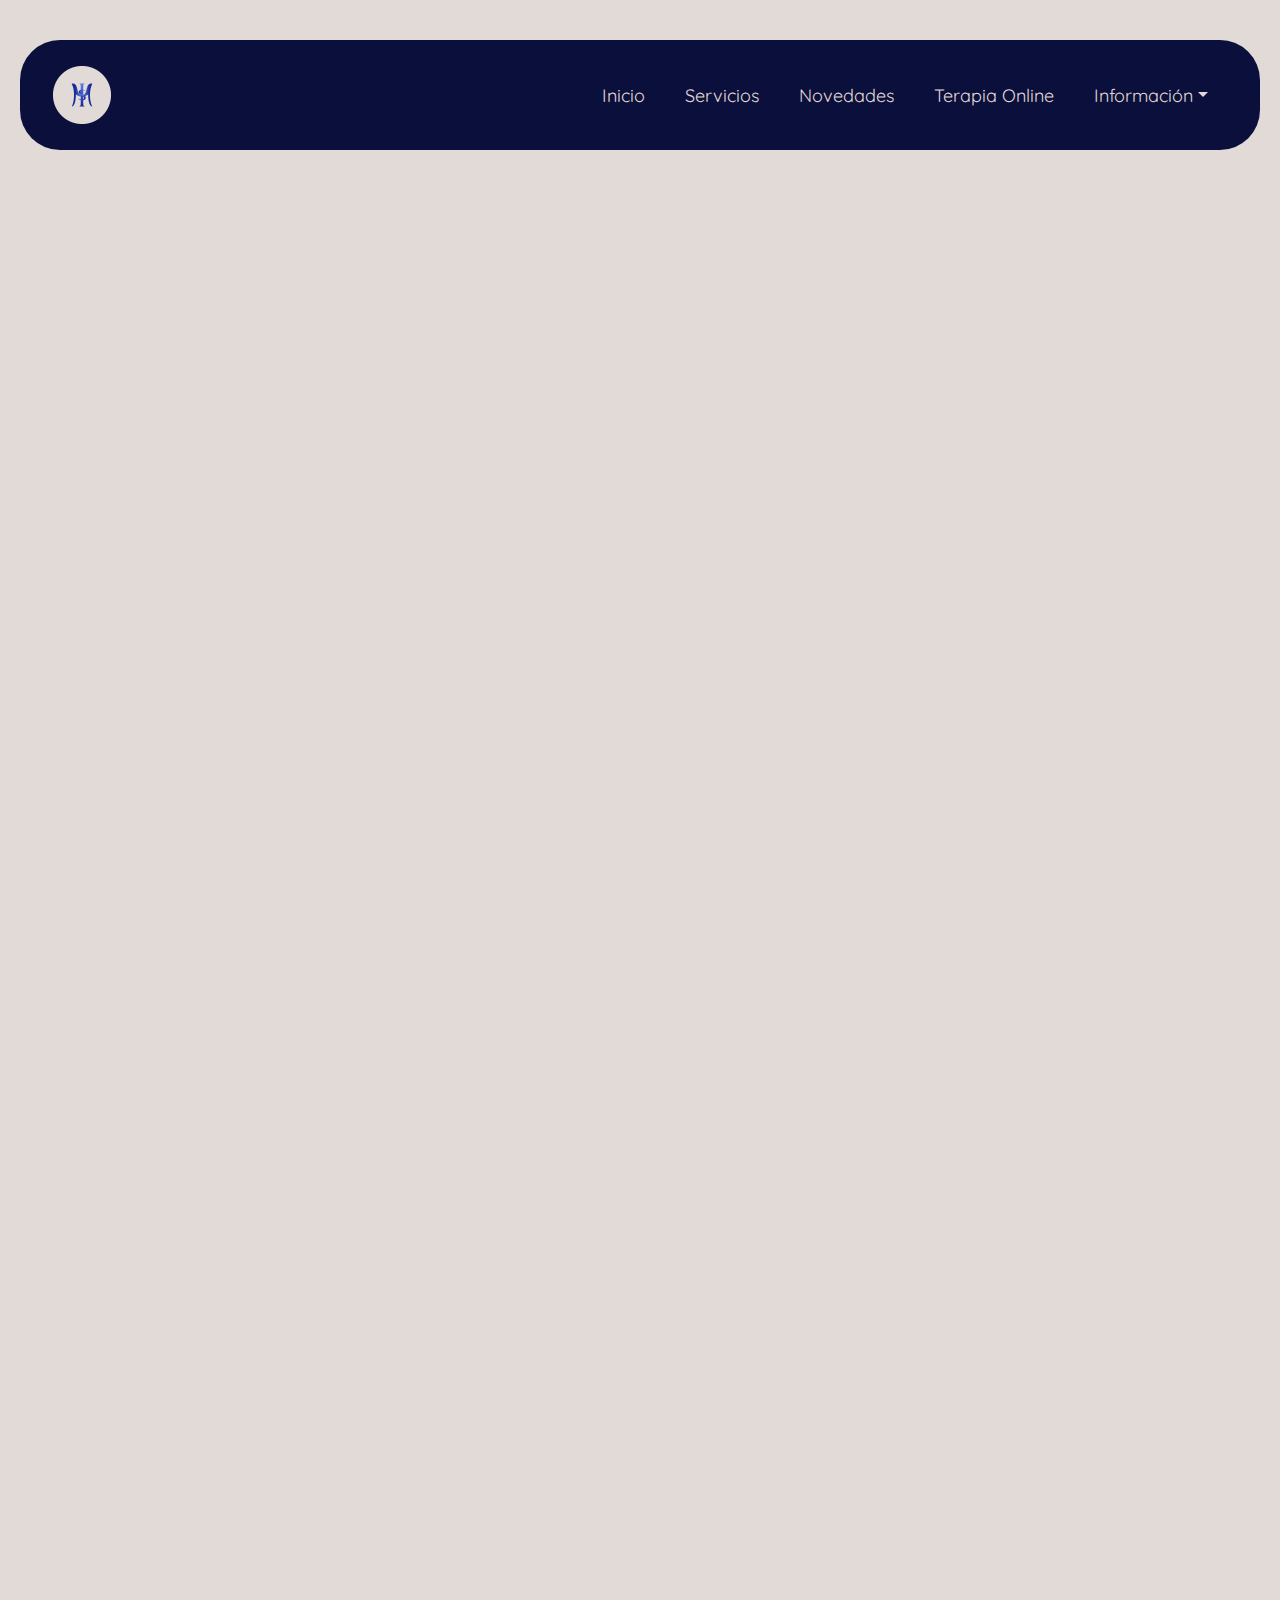
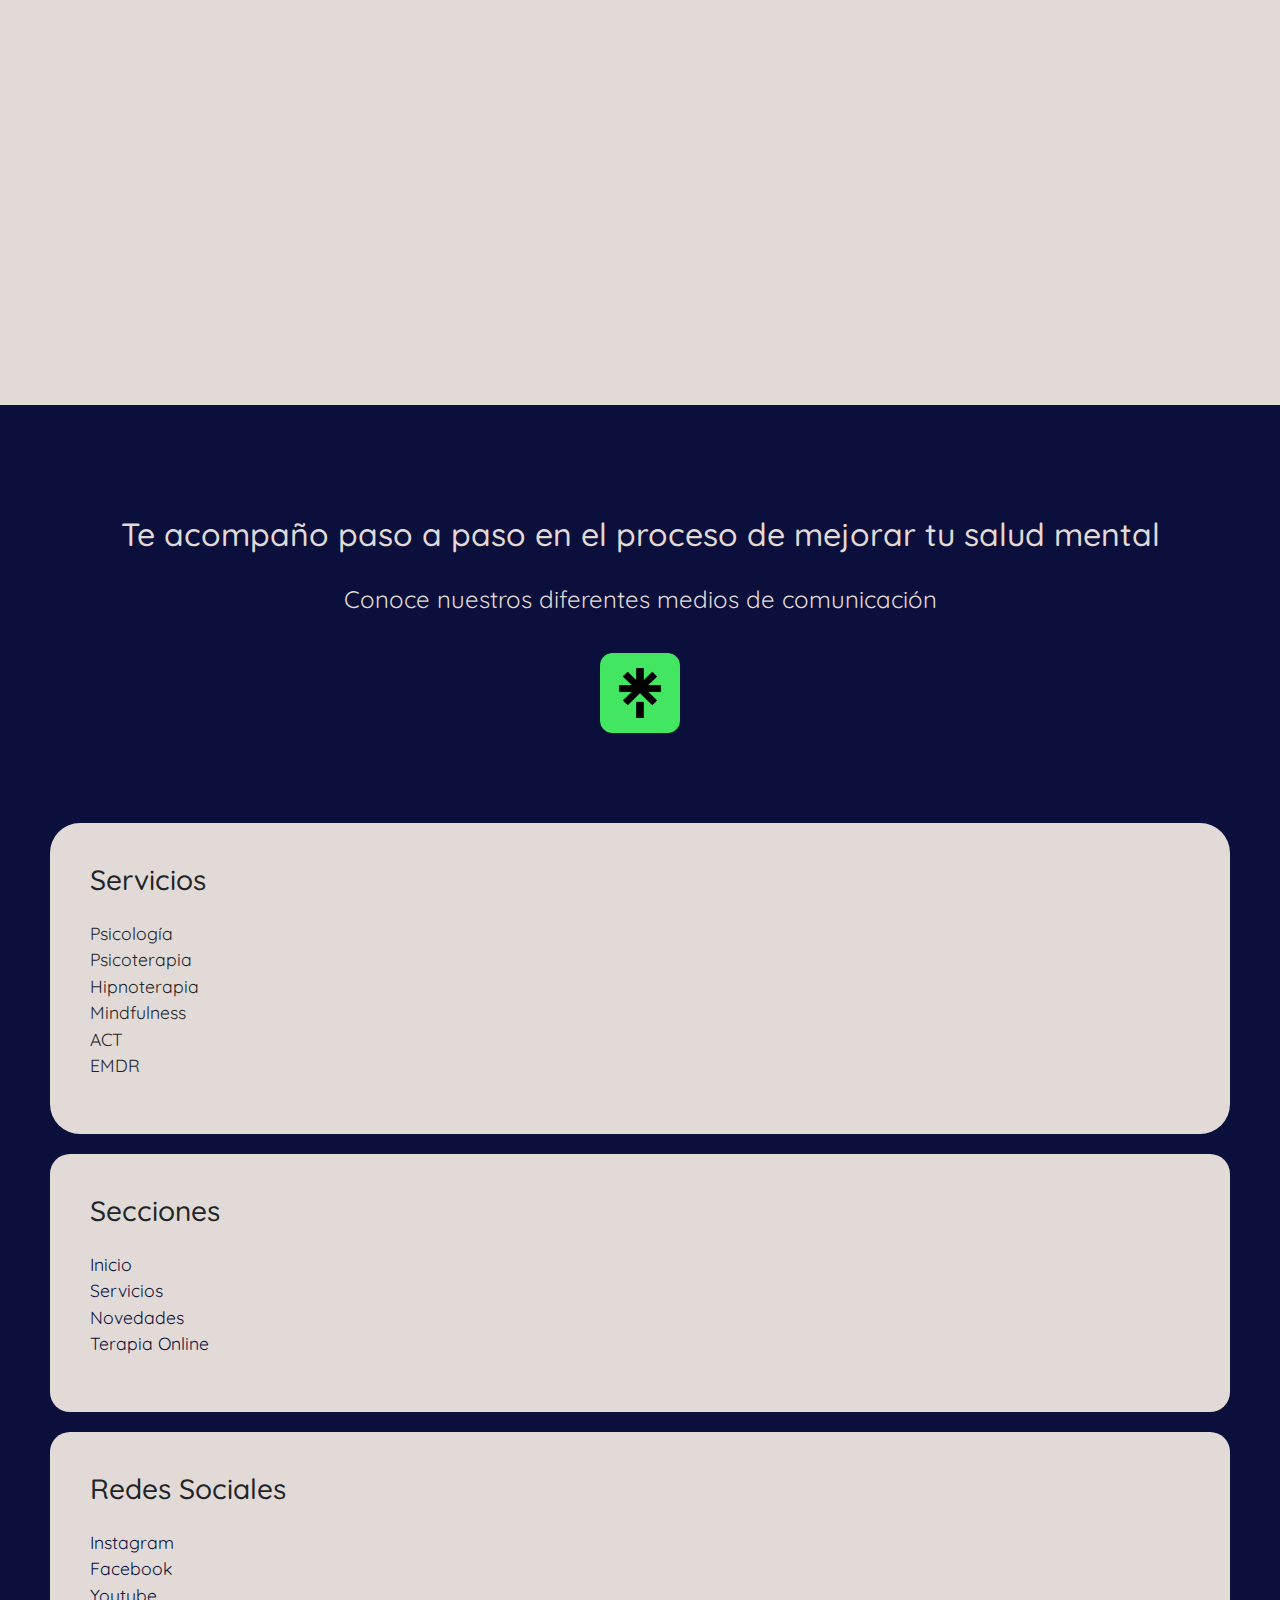
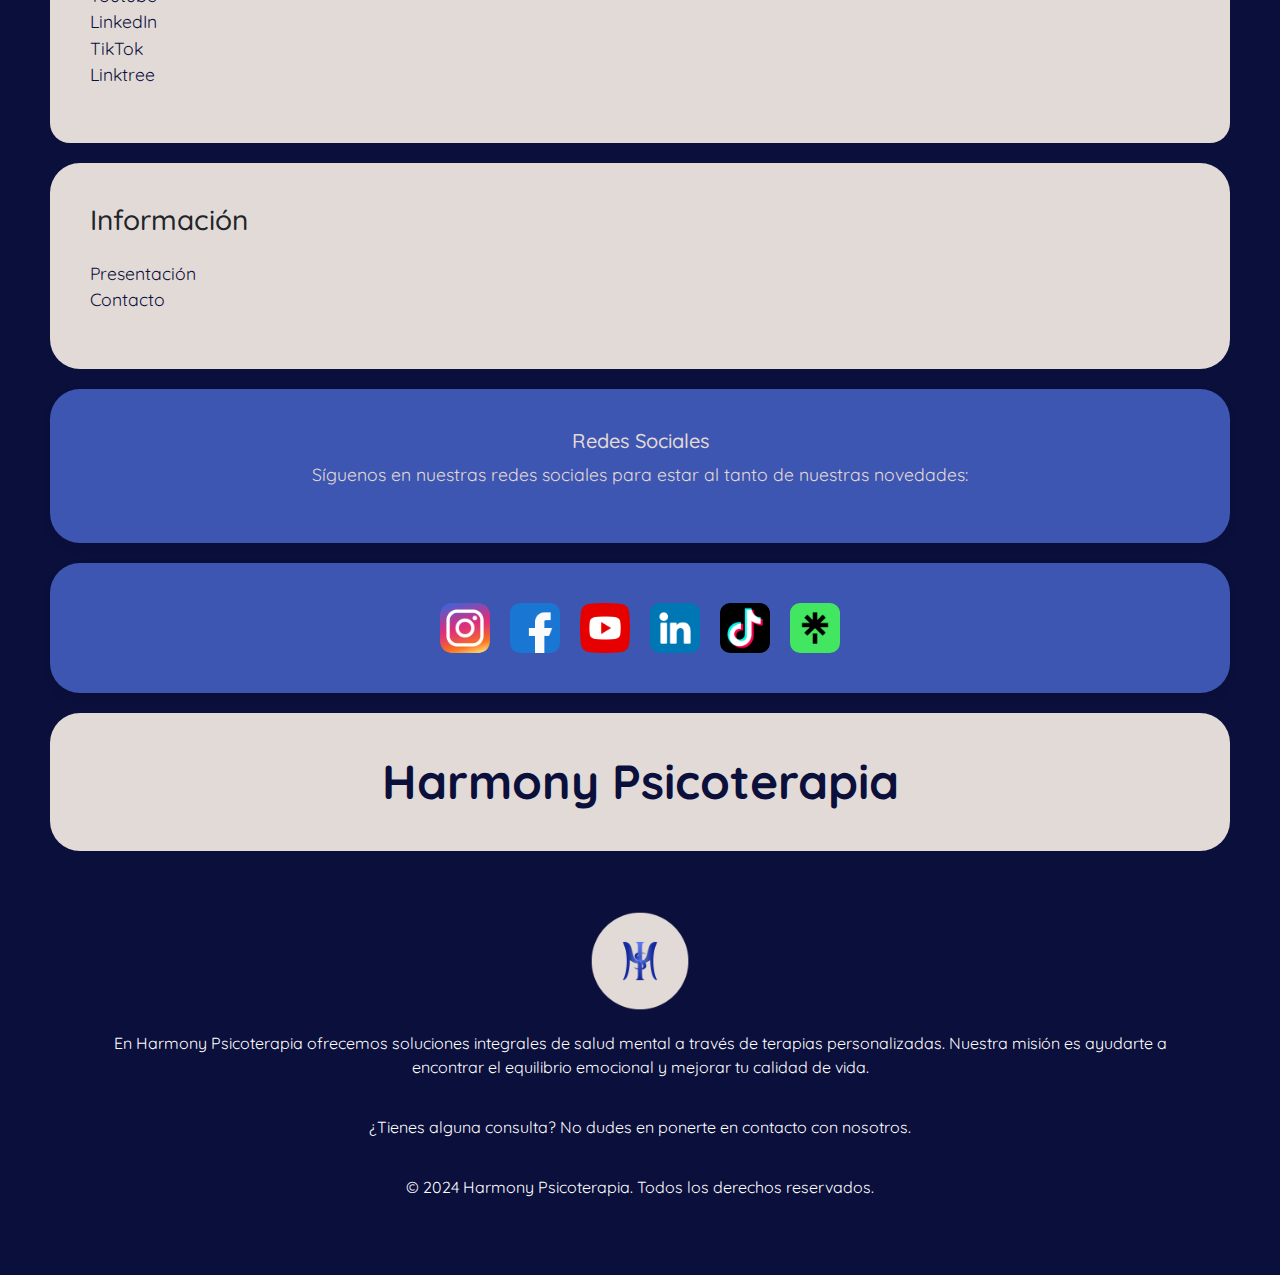
<file: pages/contact.html>
<!DOCTYPE html>
<html lang="en">
<head>
    <meta charset="UTF-8">
    <meta name="viewport" content="width=device-width, initial-scale=1.0">
    <meta name="description" content="Clínica Harmony ofrece servicios de psicoterapia e hipnoterapia para tratar ansiedad, depresión y otros problemas emocionales en Arequipa.">
    <meta name="keywords" content="Psicoterapia, Hipnoterapia, Ansiedad, Depresión, Terapia, Clínica de salud mental">
    <link rel="apple-touch-icon" sizes="180x180" href="../icon/apple-touch-icon.png">
    <link rel="icon" type="image/png" sizes="32x32" href="../icon/favicon-32x32.png">
    <link rel="icon" type="image/png" sizes="16x16" href="../icon/favicon-16x16.png">
    <link rel="manifest" href="../icon/site.webmanifest">
    <link rel="preconnect" href="https://fonts.googleapis.com">
    <link rel="preconnect" href="https://fonts.gstatic.com" crossorigin>
    <link href="https://fonts.googleapis.com/css2?family=Raleway:ital,wght@0,100..900;1,100..900&display=swap" rel="stylesheet">
    <link href="https://fonts.googleapis.com/css2?family=Quicksand:wght@300..700&display=swap" rel="stylesheet">
    <title>Contacto - Harmony Psicoterapia</title>
    <link href="https://cdn.jsdelivr.net/npm/bootstrap@5.3.3/dist/css/bootstrap.min.css" rel="stylesheet" integrity="sha384-QWTKZyjpPEjISv5WaRU9OFeRpok6YctnYmDr5pNlyT2bRjXh0JMhjY6hW+ALEwIH" crossorigin="anonymous">
    <link rel="stylesheet" href="../css/styles.css">
</head>
<body>
    <header>
        <nav class="navbar navbar-expand-lg">
            <div class="container-fluid">
                <a class="navbar-brand" href="../index.html">
                    <img class="logo" src="../img/fondo logo t.png" alt="Harmony clínica logo">
                </a>
                <button class="navbar-toggler" type="button" data-bs-toggle="collapse" data-bs-target="#navbarSupportedContent" aria-controls="navbarSupportedContent" aria-expanded="false" aria-label="Toggle navigation">
                    <span class="navbar-toggler-icon"></span>
                </button>
                <div class="collapse navbar-collapse" id="navbarSupportedContent">
                    <ul class="navbar-nav ms-auto mb-2 mb-lg-0 text-center">
                        <li class="nav-item">
                            <a class="nav-link" id="inicio" href="../index.html">Inicio</a>
                        </li> 
                        <li class="nav-item">
                            <a class="nav-link" href="./servi.html">Servicios</a>
                        </li>
                        <li class="nav-item">
                            <a class="nav-link" href="./nov.html">Novedades</a>
                        </li>
                        <li class="nav-item">
                            <a class="nav-link" href="./teraon.html">Terapia Online</a>
                        </li>
                        <li class="nav-item dropdown">
                            <a class="nav-link dropdown-toggle info" href="#" role="button" data-bs-toggle="dropdown" aria-expanded="false">Información</a>
                            <ul class="dropdown-menu">
                                <li><a class="dropdown-item" href="./presen.html">Presentación</a></li>
                                <li><a class="dropdown-item" href="./contact.html">Contacto</a></li>
                            </ul>
                        </li>
                    </ul>
                </div>
            </div>
        </nav>
    </header>

    <main class="framemai">
        <div>
            <iframe src="https://docs.google.com/forms/d/e/1FAIpQLSfbjoQDt_D-vPH0iJoRnLYavKBrpKG_yip20kt04yPtT_60-w/viewform?embedded=true" 
            title="Formulario de cita en Harmony Psicoterapia">Loading…</iframe>
        </div>
    </main>    

    <footer>
        <div class="contenedorf">
            <div class="fop1">
                <h2 class="textfinal">
                    Te acompaño paso a paso en el proceso de mejorar tu salud mental
                </h2>
                <p>
                    Conoce nuestros diferentes medios de comunicación
                </p>
                <a href="https://linktr.ee/harmonypsicoterapia" target="_blank"><img src="../img/image.png" width="80px" alt=""></a>
            </div>
            <div class="fop2">
                <h3>
                    Servicios
                </h3>
                <ul>
                    <li>Psicología</li>
                    <li>Psicoterapia</li>
                    <li>Hipnoterapia</li>
                    <li>Mindfulness</li>
                    <li>ACT</li>
                    <li>EMDR</li>
                </ul>
            </div>
            <div class="fop3">
                <h3>
                    Secciones
                </h3>
                <ul>
                    <li><a href="../index.html">Inicio</a></li>
                    <li><a href="./servi.html">Servicios</a></li>
                    <li><a href="./nov.html">Novedades</a></li>
                    <li><a href="./teraon.html">Terapia Online</a></li>
                </ul>
            </div>
            <div class="fop4">
                <h3>
                    Redes Sociales
                </h3>
                <ul>
                    <li><a href="https://www.instagram.com/harmonypsicoterapia/" target="_blank">Instagram</a></li>
                    <li><a href="https://www.facebook.com/people/Harmony-Psicoterapia/61565618699899/" target="_blank">Facebook</a></li>
                    <li><a href="https://www.youtube.com/@HarmonyPsicoterapia" target="_blank">Youtube</a></li>
                    <li><a href="https://www.linkedin.com/in/harmony-psicoterapia-384292328/" target="_blank">LinkedIn</a></li>
                    <li><a href="https://www.tiktok.com/@harmonypsicoterapia" target="_blank">TikTok</a></li>
                    <li><a href="https://linktr.ee/harmonypsicoterapia" target="_blank">Linktree</a></li>
                </ul>
            </div>
            <div class="fop5">
                <h3>
                    Información
                </h3>
                <ul>
                    <li><a href="./presen.html">Presentación</a></li>
                    <li><a href="./contact.html">Contacto</a></li>
                </ul>
            </div>
            <div class="fop6">
                <h5>Redes Sociales</h5>
                <p>Síguenos en nuestras redes sociales para estar al tanto de nuestras novedades:</p>
            </div>
            <div class="fop7">
                <div class="redes-iconos">
                    <a href="https://www.instagram.com/harmonypsicoterapia/" target="_blank">
                        <img src="../img/Instagram_icon.png.png" alt="Instagram">
                    </a>
                    <a href="https://www.facebook.com/people/Harmony-Psicoterapia/61565618699899/" target="_blank">
                        <img src="../img/Facebook-logo-blue-circle-large-transparent-png.png" alt="Facebook">
                    </a>
                    <a href="https://www.youtube.com/@HarmonyPsicoterapia" target="_blank">
                        <img src="../img/youtube.png" alt="YouTube">
                    </a>
                    <a href="https://www.linkedin.com/in/harmony-psicoterapia-384292328/" target="_blank">
                        <img src="../img/linkedin.png" alt="LinkedIn">
                    </a>
                    <a href="https://www.tiktok.com/@harmonypsicoterapia" target="_blank">
                        <img src="../img/pngwing.com.png" alt="TikTok">
                    </a>
                    <a href="https://linktr.ee/harmonypsicoterapia" target="_blank">
                        <img src="../img/image.png" alt="Linktree">
                    </a>
                </div>
            </div>
            
            <div class="fop8">
                <h2>
                    Harmony Psicoterapia
                </h2>
            </div>
            <div class="fop9">
                <a href="../index.html"><img src="../img/fondo logo t.png" width="100px" alt="Logo Harmony"></a>
            
                <p>
                    En Harmony Psicoterapia ofrecemos soluciones integrales de salud mental a través de terapias personalizadas. Nuestra misión es ayudarte a encontrar el equilibrio emocional y mejorar tu calidad de vida.
                </p>
                <p>
                    ¿Tienes alguna consulta? No dudes en ponerte en contacto con nosotros.
                </p>
                <p>
                    © 2024 Harmony Psicoterapia. Todos los derechos reservados.
                </p>
            </div>
    </footer>
    <script src="https://cdn.jsdelivr.net/npm/bootstrap@5.3.3/dist/js/bootstrap.bundle.min.js" integrity="sha384-YvpcrYf0tY3lHB60NNkmXc5s9fDVZLESaAA55NDzOxhy9GkcIdslK1eN7N6jIeHz" crossorigin="anonymous"></script>
</body>
</html>
</file>
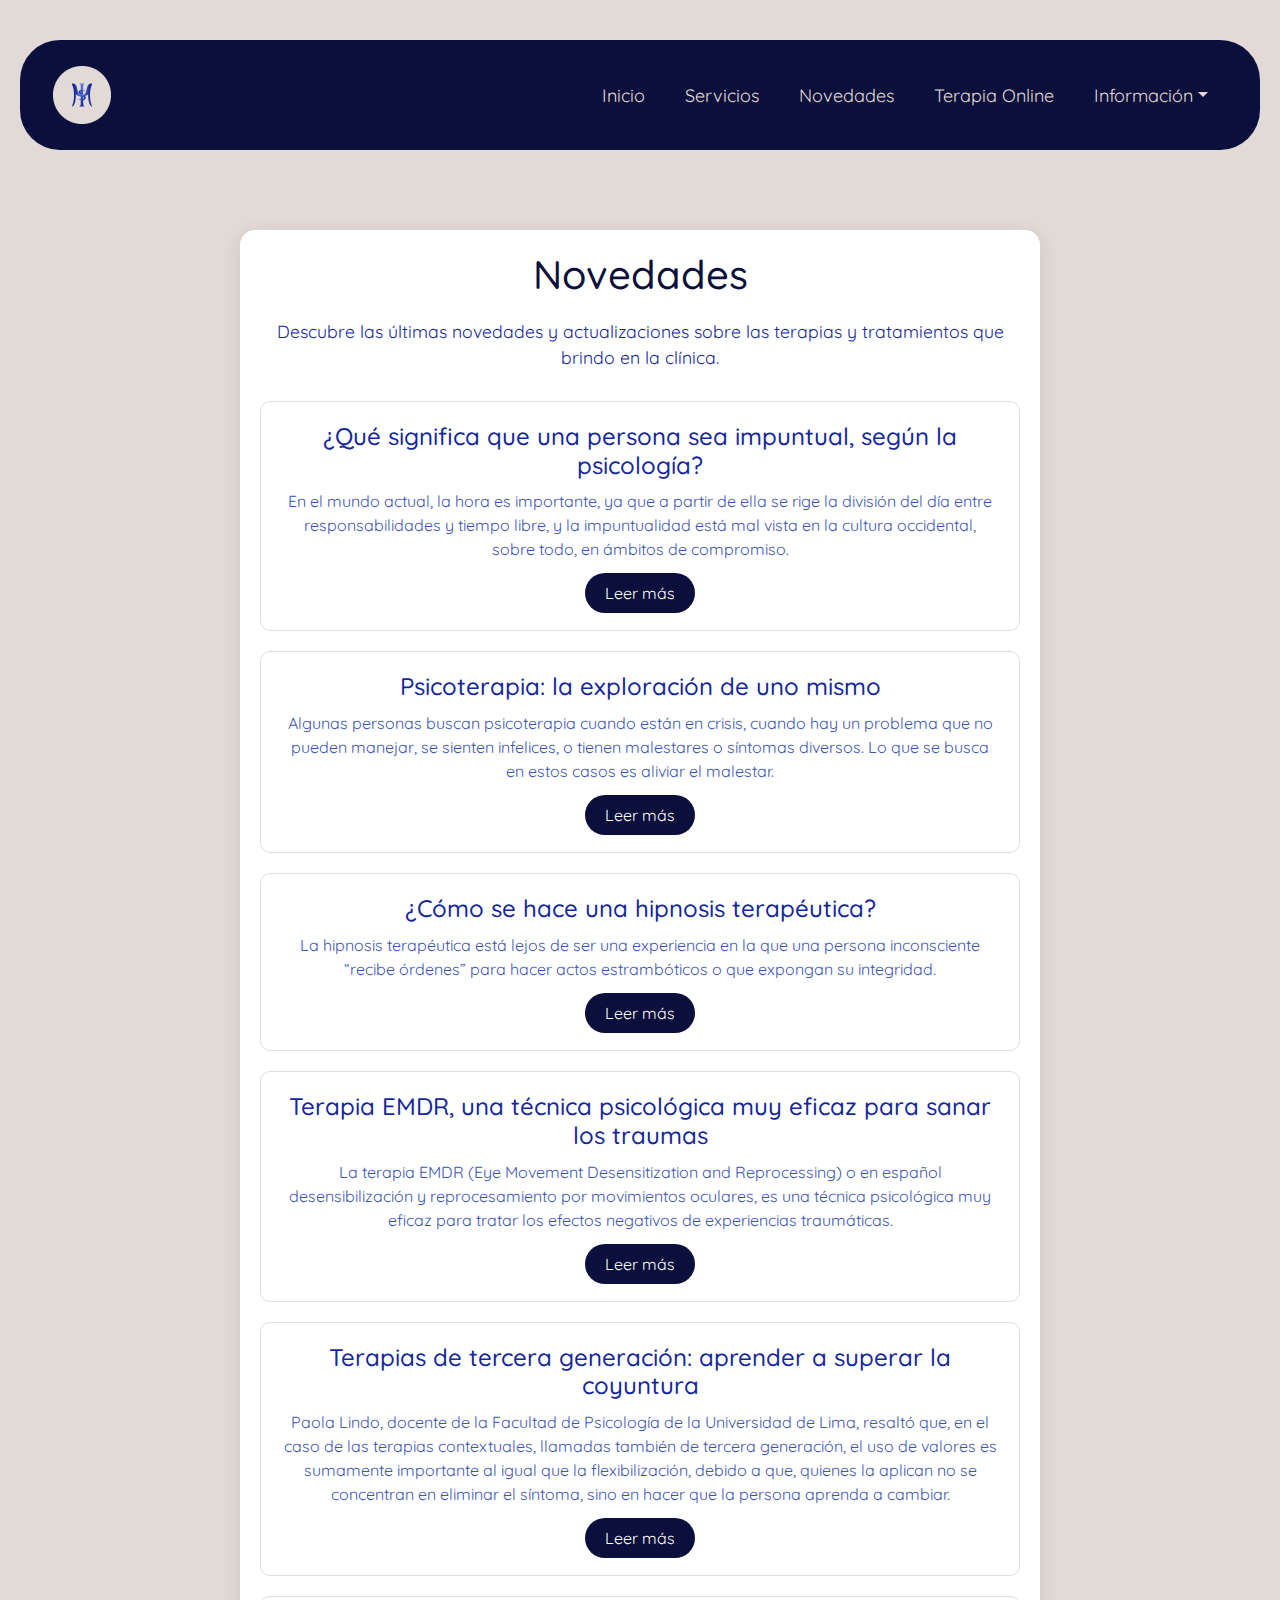
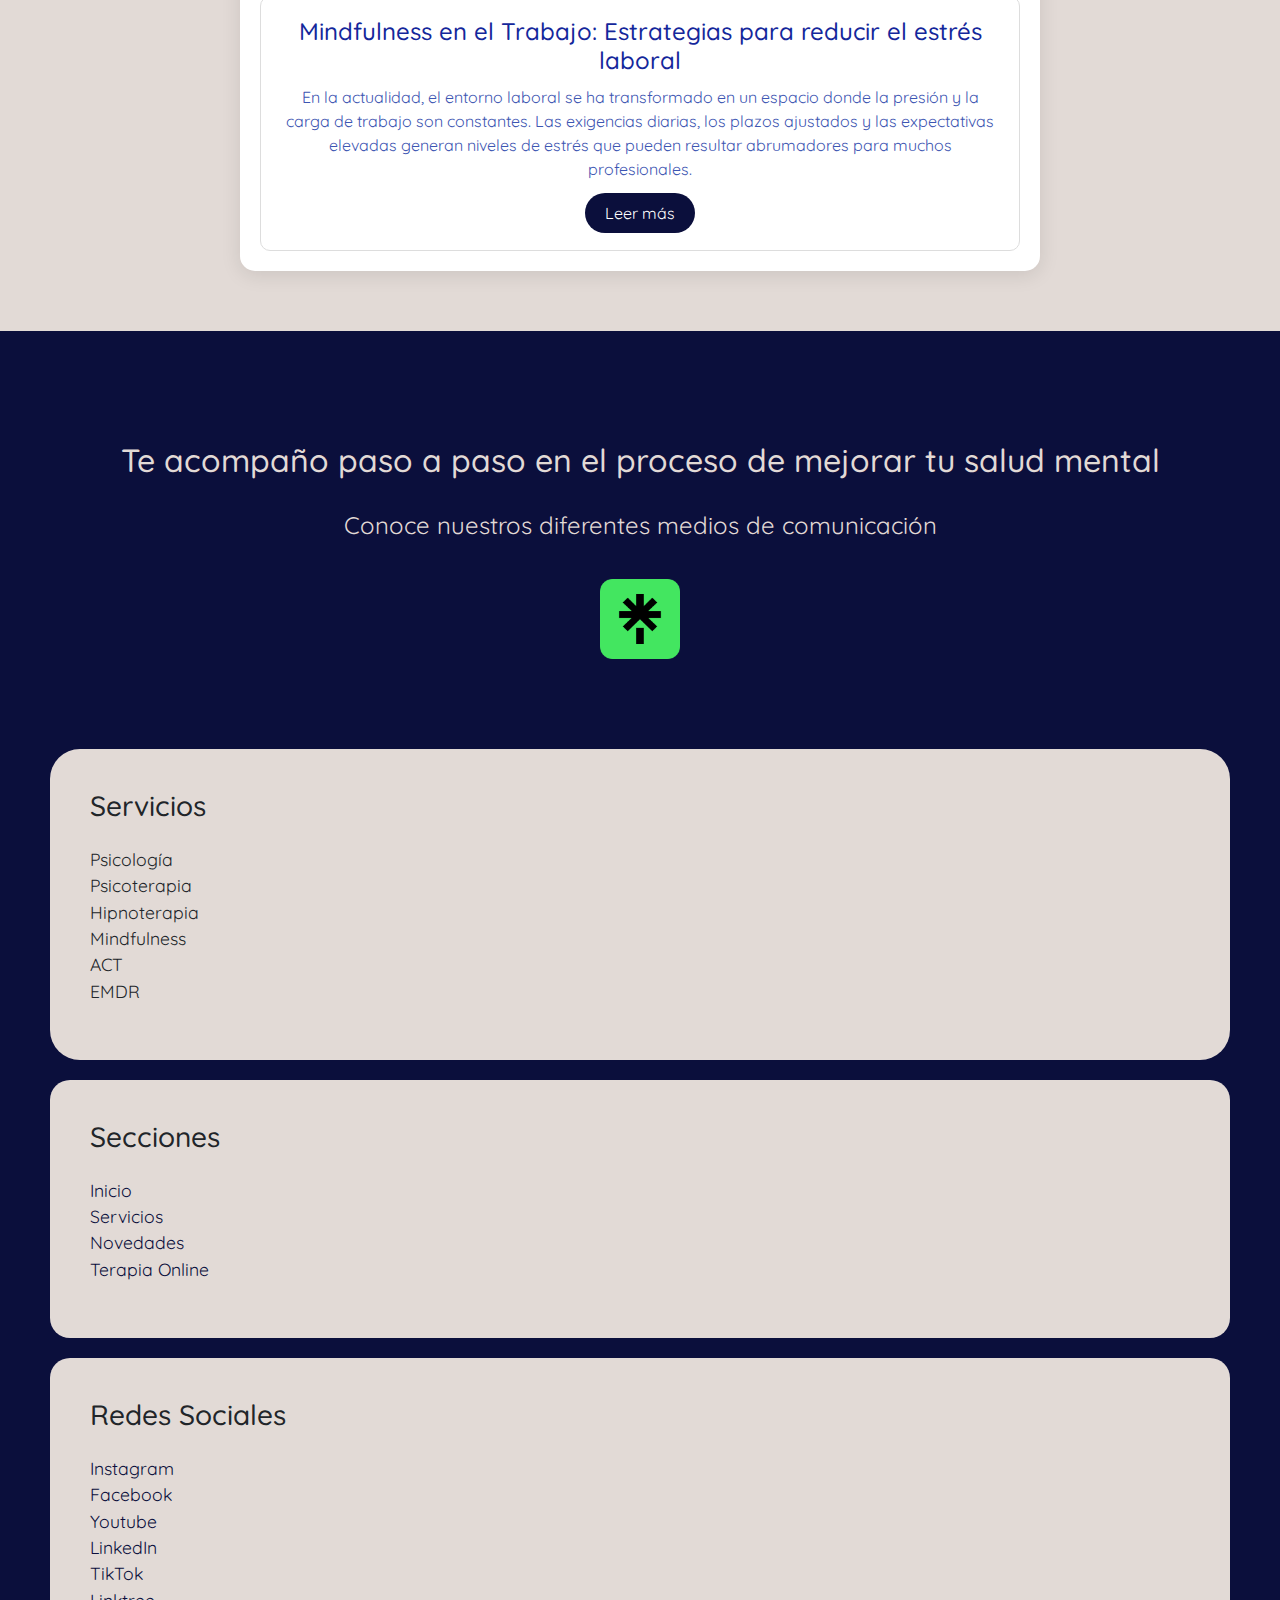
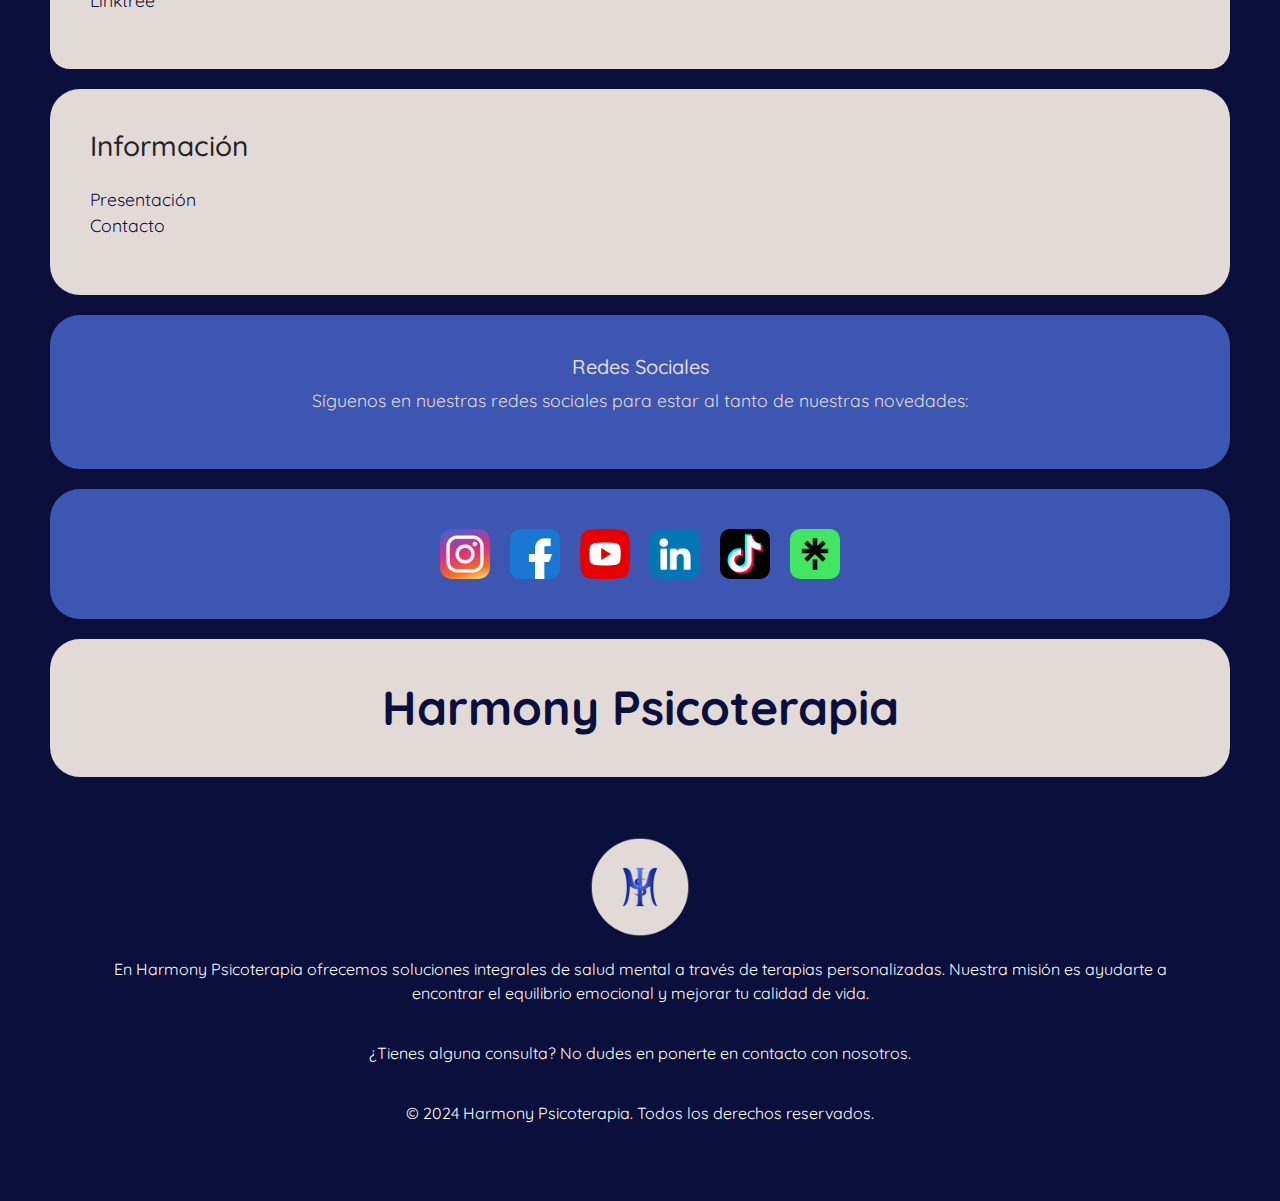
<file: pages/nov.html>
<!DOCTYPE html>
<html lang="en">
<head>
    <meta charset="UTF-8">
    <meta name="viewport" content="width=device-width, initial-scale=1.0">
    <meta name="description" content="Clínica Harmony ofrece servicios de psicoterapia e hipnoterapia para tratar ansiedad, depresión y otros problemas emocionales en Arequipa.">
    <meta name="keywords" content="Psicoterapia, Hipnoterapia, Ansiedad, Depresión, Terapia, Clínica de salud mental">
    <link rel="apple-touch-icon" sizes="180x180" href="../icon/apple-touch-icon.png">
    <link rel="icon" type="image/png" sizes="32x32" href="../icon/favicon-32x32.png">
    <link rel="icon" type="image/png" sizes="16x16" href="../icon/favicon-16x16.png">
    <link rel="manifest" href="../icon/site.webmanifest">
    <link rel="preconnect" href="https://fonts.googleapis.com">
    <link rel="preconnect" href="https://fonts.gstatic.com" crossorigin>
    <link href="https://fonts.googleapis.com/css2?family=Raleway:ital,wght@0,100..900;1,100..900&display=swap" rel="stylesheet">
    <link href="https://fonts.googleapis.com/css2?family=Quicksand:wght@300..700&display=swap" rel="stylesheet">
    <title>Novedades - Harmony Psicoterapia</title>
    <link href="https://cdn.jsdelivr.net/npm/bootstrap@5.3.3/dist/css/bootstrap.min.css" rel="stylesheet" integrity="sha384-QWTKZyjpPEjISv5WaRU9OFeRpok6YctnYmDr5pNlyT2bRjXh0JMhjY6hW+ALEwIH" crossorigin="anonymous">
    <link rel="stylesheet" href="../css/styles.css">
</head>
<body>
    <header>
        <nav class="navbar navbar-expand-lg">
            <div class="container-fluid">
                <a class="navbar-brand" href="../index.html">
                    <img class="logo" src="../img/fondo logo t.png" alt="Harmony clínica logo">
                </a>
                <button class="navbar-toggler" type="button" data-bs-toggle="collapse" data-bs-target="#navbarSupportedContent" aria-controls="navbarSupportedContent" aria-expanded="false" aria-label="Toggle navigation">
                    <span class="navbar-toggler-icon"></span>
                </button>
                <div class="collapse navbar-collapse" id="navbarSupportedContent">
                    <ul class="navbar-nav ms-auto mb-2 mb-lg-0 text-center">
                        <li class="nav-item">
                            <a class="nav-link" id="inicio" href="../index.html">Inicio</a>
                        </li> 
                        <li class="nav-item">
                            <a class="nav-link" href="./servi.html">Servicios</a>
                        </li>
                        <li class="nav-item">
                            <a class="nav-link" href="./nov.html">Novedades</a>
                        </li>
                        <li class="nav-item">
                            <a class="nav-link" href="./teraon.html">Terapia Online</a>
                        </li>
                        <li class="nav-item dropdown">
                            <a class="nav-link dropdown-toggle info" href="#" role="button" data-bs-toggle="dropdown" aria-expanded="false">Información</a>
                            <ul class="dropdown-menu">
                                <li><a class="dropdown-item" href="./presen.html">Presentación</a></li>
                                <li><a class="dropdown-item" href="./contact.html">Contacto</a></li>
                            </ul>
                        </li>
                    </ul>
                </div>
            </div>
        </nav>
    </header>

    <section class="novedades-section">
        <div class="novedades-contenedor">
            <h2>Novedades</h2>
            <p>Descubre las últimas novedades y actualizaciones sobre las terapias y tratamientos que brindo en la clínica.</p>
            <div class="novedades-lista">
                
                <article class="novedad-item">
                    <h3>¿Qué significa que una persona sea impuntual, según la psicología?</h3>
                    <p>En el mundo actual, la hora es importante, ya que a partir de ella se rige la división del día entre responsabilidades y tiempo libre, y la impuntualidad está mal vista en la cultura occidental, sobre todo, en ámbitos de compromiso.</p>
                    <a href="https://www.lanacion.com.ar/lifestyle/en-las-redes/que-significa-que-una-persona-sea-impuntual-segun-la-psicologia-nid09102024/" class="btn-leer-mas" target="_blank">Leer más</a>
                </article>
                
                <article class="novedad-item">
                    <h3>Psicoterapia: la exploración de uno mismo</h3>
                    <p>Algunas personas buscan psicoterapia cuando están en crisis, cuando hay un problema que no pueden manejar, se sienten infelices, o tienen malestares o síntomas diversos. Lo que se busca en estos casos es aliviar el malestar.</p>
                    <a href="https://www.infobae.com/peru/2024/05/04/psicoterapia-la-exploracion-de-uno-mismo/" class="btn-leer-mas" target="_blank">Leer más</a>
                </article>
    
                <article class="novedad-item">
                    <h3>¿Cómo se hace una hipnosis terapéutica?</h3>
                    <p>La hipnosis terapéutica está lejos de ser una experiencia en la que una persona inconsciente “recibe órdenes” para hacer actos estrambóticos o que expongan su integridad.</p>
                    <a href="https://elcomercio.pe/peru/como-se-hace-una-hipnosis-terapeutica-un-peruano-que-realizo-2-mil-sesiones-lo-explica-noticia/" class="btn-leer-mas" target="_blank">Leer más</a>
                </article>

                <article class="novedad-item">
                    <h3>Terapia EMDR, una técnica psicológica muy eficaz para sanar los traumas</h3>
                    <p>La terapia EMDR (Eye Movement Desensitization and Reprocessing) o en español desensibilización y reprocesamiento por movimientos oculares, es una técnica psicológica muy eficaz para tratar los efectos negativos de experiencias traumáticas.</p>
                    <a href="https://www.lanacion.com.py/estilodevida/2024/10/07/terapia-emdr-una-tecnica-psicologica-muy-eficaz-para-sanar-los-traumas/" class="btn-leer-mas" target="_blank">Leer más</a>
                </article>
                
                <article class="novedad-item">
                    <h3>Terapias de tercera generación: aprender a superar la coyuntura</h3>
                    <p>Paola Lindo, docente de la Facultad de Psicología de la Universidad de Lima, resaltó que, en el caso de las terapias contextuales, llamadas también de tercera generación, el uso de valores es sumamente importante al igual que la flexibilización, debido a que, quienes la aplican no se concentran en eliminar el síntoma, sino en hacer que la persona aprenda a cambiar.</p>
                    <a href="https://www.ulima.edu.pe/pregrado/psicologia/noticias/terapias-de-tercera-generacion-aprender-superar-la-coyuntura" class="btn-leer-mas" target="_blank">Leer más</a>
                </article>
    
                <article class="novedad-item">
                    <h3>Mindfulness en el Trabajo: Estrategias para reducir el estrés laboral</h3>
                    <p>En la actualidad, el entorno laboral se ha transformado en un espacio donde la presión y la carga de trabajo son constantes. Las exigencias diarias, los plazos ajustados y las expectativas elevadas generan niveles de estrés que pueden resultar abrumadores para muchos profesionales.</p>
                    <a href="https://www.msn.com/es-us/noticias/other/mindfulness-en-el-trabajo-estrategias-para-reducir-el-estr%C3%A9s-laboral/ar-AA1s6q03" class="btn-leer-mas" target="_blank">Leer más</a>
                </article>
    
            </div>
        </div>
    </section>    
      
    <footer>
        <div class="contenedorf">
            <div class="fop1">
                <h2 class="textfinal">
                    Te acompaño paso a paso en el proceso de mejorar tu salud mental
                </h2>
                <p>
                    Conoce nuestros diferentes medios de comunicación
                </p>
                <a href="https://linktr.ee/harmonypsicoterapia" target="_blank"><img src="../img/image.png" width="80px" alt=""></a>
            </div>
            <div class="fop2">
                <h3>
                    Servicios
                </h3>
                <ul>
                    <li>Psicología</li>
                    <li>Psicoterapia</li>
                    <li>Hipnoterapia</li>
                    <li>Mindfulness</li>
                    <li>ACT</li>
                    <li>EMDR</li>
                </ul>
            </div>
            <div class="fop3">
                <h3>
                    Secciones
                </h3>
                <ul>
                    <li><a href="../index.html">Inicio</a></li>
                    <li><a href="./servi.html">Servicios</a></li>
                    <li><a href="./nov.html">Novedades</a></li>
                    <li><a href="./teraon.html">Terapia Online</a></li>
                </ul>
            </div>
            <div class="fop4">
                <h3>
                    Redes Sociales
                </h3>
                <ul>
                    <li><a href="https://www.instagram.com/harmonypsicoterapia/" target="_blank">Instagram</a></li>
                    <li><a href="https://www.facebook.com/people/Harmony-Psicoterapia/61565618699899/" target="_blank">Facebook</a></li>
                    <li><a href="https://www.youtube.com/@HarmonyPsicoterapia" target="_blank">Youtube</a></li>
                    <li><a href="https://www.linkedin.com/in/harmony-psicoterapia-384292328/" target="_blank">LinkedIn</a></li>
                    <li><a href="https://www.tiktok.com/@harmonypsicoterapia" target="_blank">TikTok</a></li>
                    <li><a href="https://linktr.ee/harmonypsicoterapia" target="_blank">Linktree</a></li>
                </ul>
            </div>
            <div class="fop5">
                <h3>
                    Información
                </h3>
                <ul>
                    <li><a href="./presen.html">Presentación</a></li>
                    <li><a href="./contact.html">Contacto</a></li>
                </ul>
            </div>
            <div class="fop6">
                <h5>Redes Sociales</h5>
                <p>Síguenos en nuestras redes sociales para estar al tanto de nuestras novedades:</p>
            </div>
            <div class="fop7">
                <div class="redes-iconos">
                    <a href="https://www.instagram.com/harmonypsicoterapia/" target="_blank">
                        <img src="../img/Instagram_icon.png.png" alt="Instagram">
                    </a>
                    <a href="https://www.facebook.com/people/Harmony-Psicoterapia/61565618699899/" target="_blank">
                        <img src="../img/Facebook-logo-blue-circle-large-transparent-png.png" alt="Facebook">
                    </a>
                    <a href="https://www.youtube.com/@HarmonyPsicoterapia" target="_blank">
                        <img src="../img/youtube.png" alt="YouTube">
                    </a>
                    <a href="https://www.linkedin.com/in/harmony-psicoterapia-384292328/" target="_blank">
                        <img src="../img/linkedin.png" alt="LinkedIn">
                    </a>
                    <a href="https://www.tiktok.com/@harmonypsicoterapia" target="_blank">
                        <img src="../img/pngwing.com.png" alt="TikTok">
                    </a>
                    <a href="https://linktr.ee/harmonypsicoterapia" target="_blank">
                        <img src="../img/image.png" alt="Linktree">
                    </a>
                </div>
            </div>
            
            <div class="fop8">
                <h2>
                    Harmony Psicoterapia
                </h2>
            </div>
            <div class="fop9">
                <a href="../index.html"><img src="../img/fondo logo t.png" width="100px" alt="Logo Harmony"></a>
            
                <p>
                    En Harmony Psicoterapia ofrecemos soluciones integrales de salud mental a través de terapias personalizadas. Nuestra misión es ayudarte a encontrar el equilibrio emocional y mejorar tu calidad de vida.
                </p>
                <p>
                    ¿Tienes alguna consulta? No dudes en ponerte en contacto con nosotros.
                </p>
                <p>
                    © 2024 Harmony Psicoterapia. Todos los derechos reservados.
                </p>
            </div>
    </footer>
    <script src="https://cdn.jsdelivr.net/npm/bootstrap@5.3.3/dist/js/bootstrap.bundle.min.js" integrity="sha384-YvpcrYf0tY3lHB60NNkmXc5s9fDVZLESaAA55NDzOxhy9GkcIdslK1eN7N6jIeHz" crossorigin="anonymous"></script>
</body>
</html>
</file>
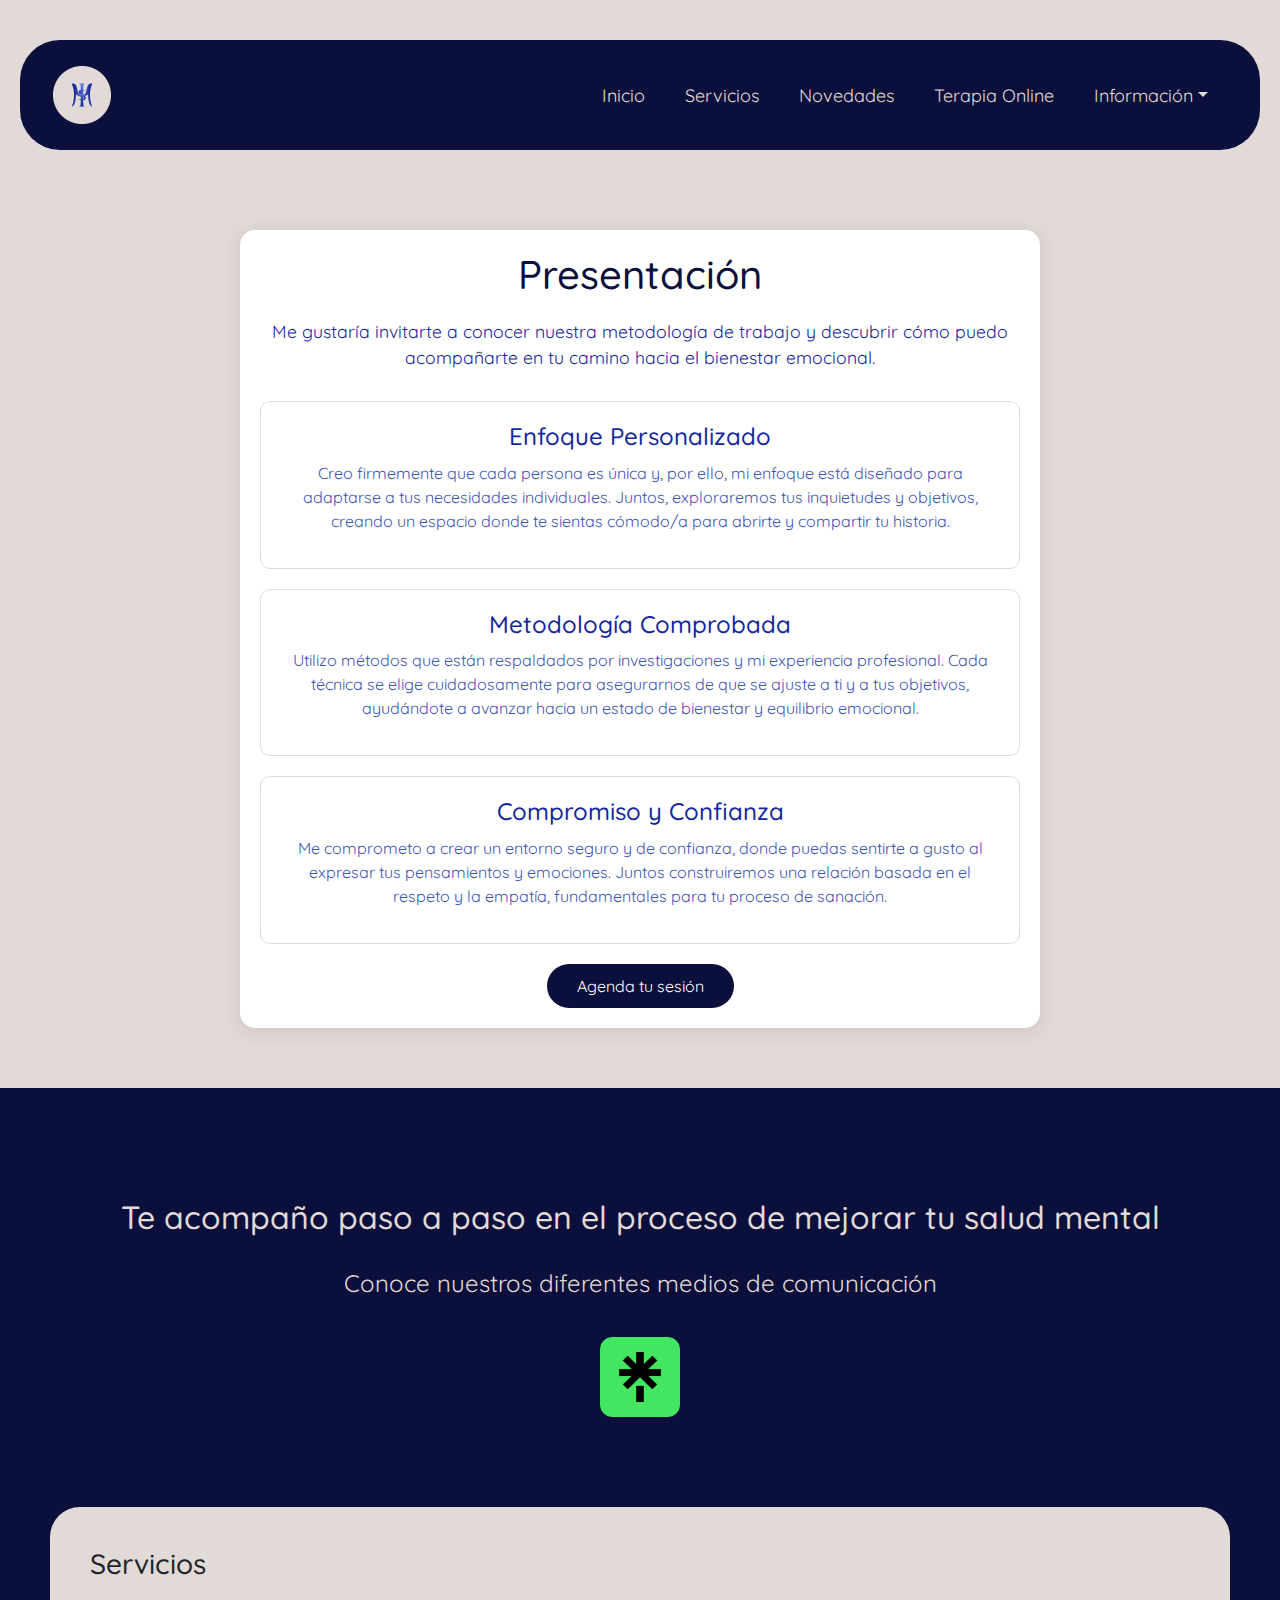
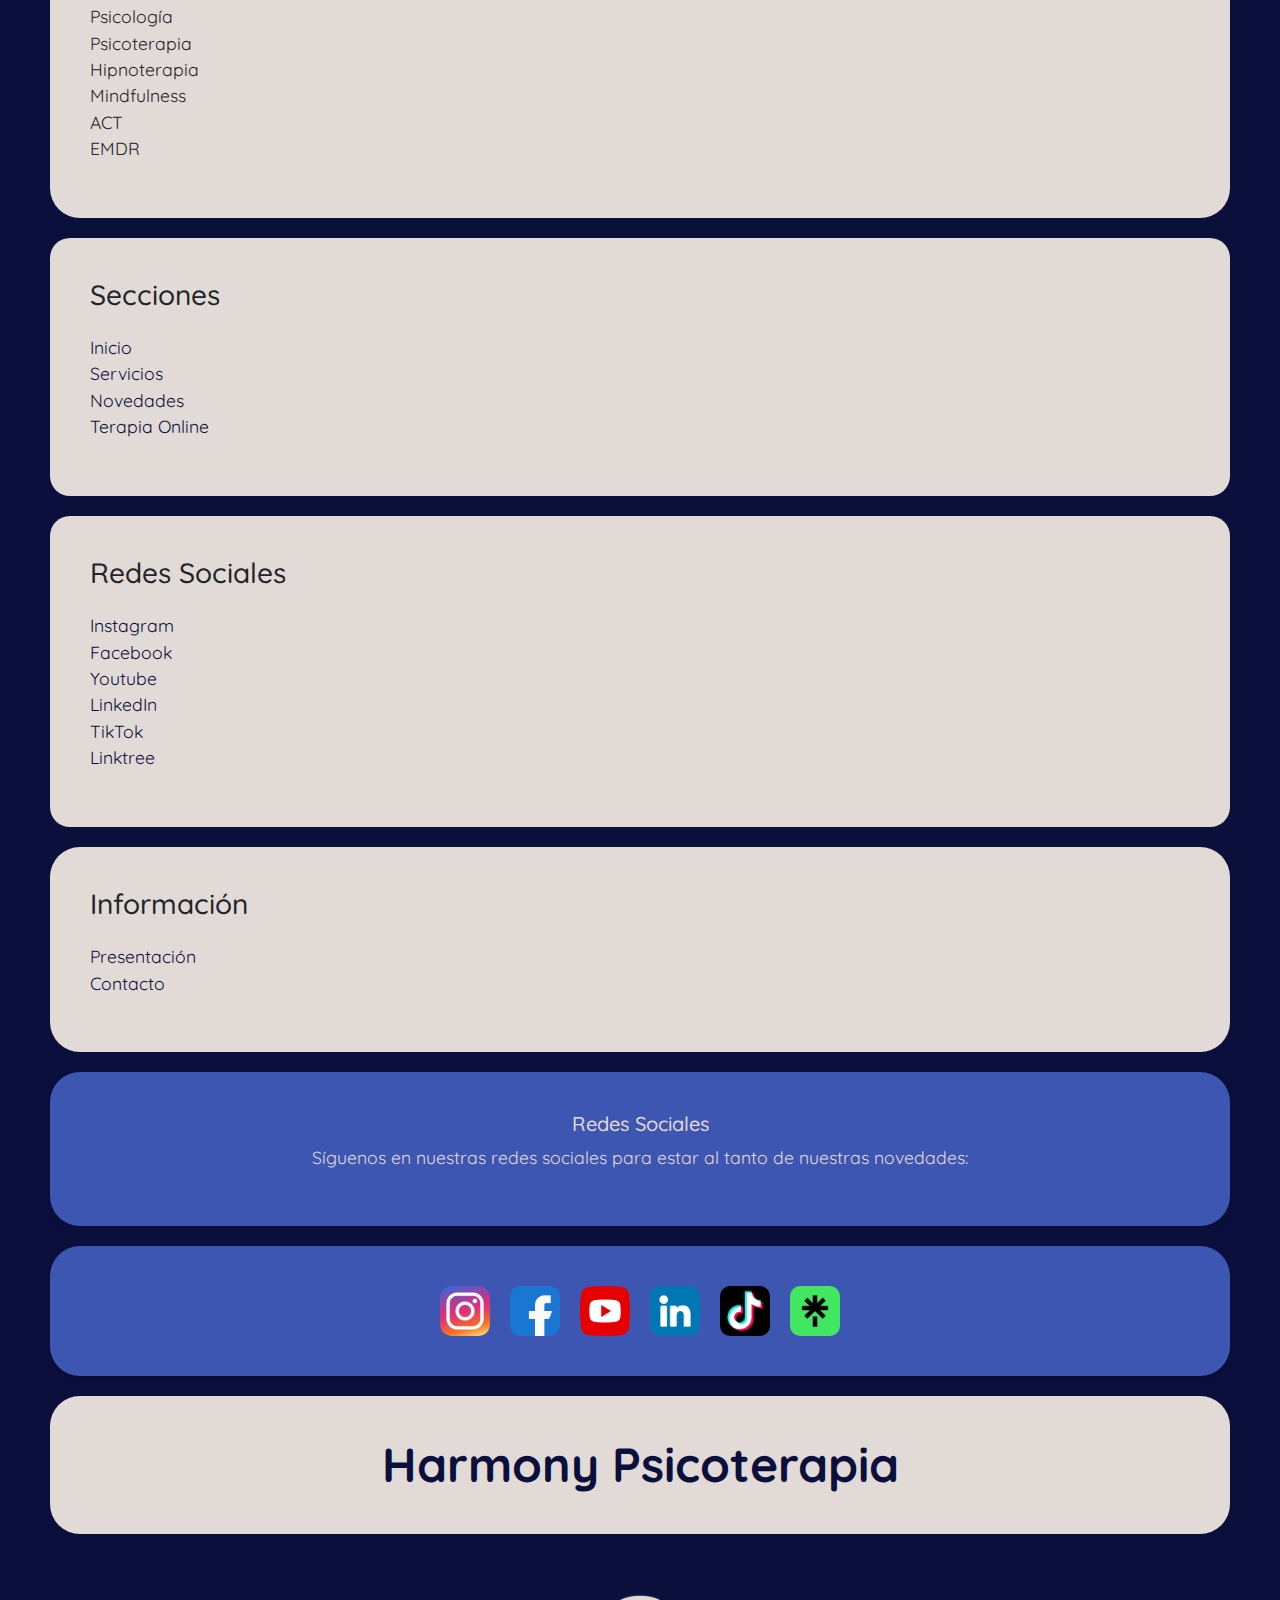
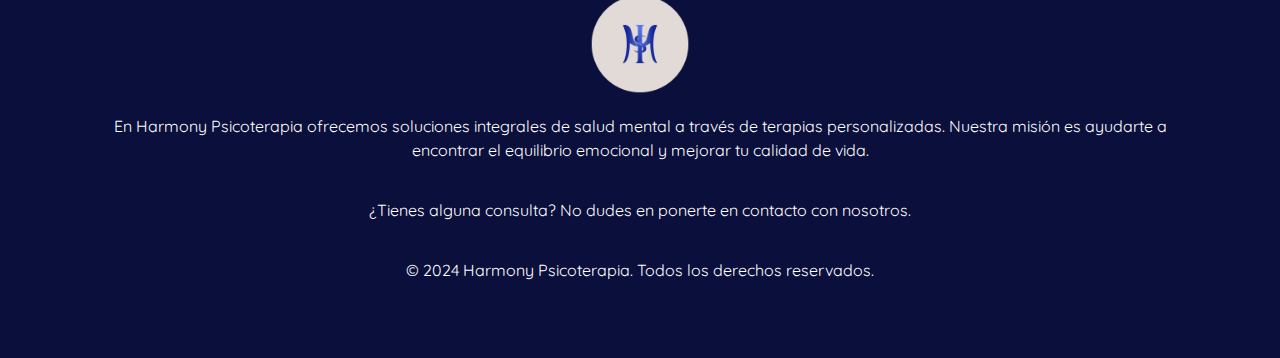
<file: pages/presen.html>
<!DOCTYPE html>
<html lang="en">
<head>
    <meta charset="UTF-8">
    <meta name="viewport" content="width=device-width, initial-scale=1.0">
    <meta name="description" content="Clínica Harmony ofrece servicios de psicoterapia e hipnoterapia para tratar ansiedad, depresión y otros problemas emocionales en Arequipa.">
    <meta name="keywords" content="Psicoterapia, Hipnoterapia, Ansiedad, Depresión, Terapia, Clínica de salud mental">
    <link rel="apple-touch-icon" sizes="180x180" href="../icon/apple-touch-icon.png">
    <link rel="icon" type="image/png" sizes="32x32" href="../icon/favicon-32x32.png">
    <link rel="icon" type="image/png" sizes="16x16" href="../icon/favicon-16x16.png">
    <link rel="manifest" href="../icon/site.webmanifest">
    <link rel="preconnect" href="https://fonts.googleapis.com">
    <link rel="preconnect" href="https://fonts.gstatic.com" crossorigin>
    <link href="https://fonts.googleapis.com/css2?family=Raleway:ital,wght@0,100..900;1,100..900&display=swap" rel="stylesheet">
    <link href="https://fonts.googleapis.com/css2?family=Quicksand:wght@300..700&display=swap" rel="stylesheet">
    <title>Presentación - Harmony Psicoterapia</title>
    <link href="https://cdn.jsdelivr.net/npm/bootstrap@5.3.3/dist/css/bootstrap.min.css" rel="stylesheet" integrity="sha384-QWTKZyjpPEjISv5WaRU9OFeRpok6YctnYmDr5pNlyT2bRjXh0JMhjY6hW+ALEwIH" crossorigin="anonymous">
    <link rel="stylesheet" href="../css/styles.css">
</head>
<body>
    <header>
        <nav class="navbar navbar-expand-lg">
            <div class="container-fluid">
                <a class="navbar-brand" href="../index.html">
                    <img class="logo" src="../img/fondo logo t.png" alt="Harmony clínica logo">
                </a>
                <button class="navbar-toggler" type="button" data-bs-toggle="collapse" data-bs-target="#navbarSupportedContent" aria-controls="navbarSupportedContent" aria-expanded="false" aria-label="Toggle navigation">
                    <span class="navbar-toggler-icon"></span>
                </button>
                <div class="collapse navbar-collapse" id="navbarSupportedContent">
                    <ul class="navbar-nav ms-auto mb-2 mb-lg-0 text-center">
                        <li class="nav-item">
                            <a class="nav-link" id="inicio" href="../index.html">Inicio</a>
                        </li> 
                        <li class="nav-item">
                            <a class="nav-link" href="./servi.html">Servicios</a>
                        </li>
                        <li class="nav-item">
                            <a class="nav-link" href="./nov.html">Novedades</a>
                        </li>
                        <li class="nav-item">
                            <a class="nav-link" href="./teraon.html">Terapia Online</a>
                        </li>
                        <li class="nav-item dropdown">
                            <a class="nav-link dropdown-toggle info" href="#" role="button" data-bs-toggle="dropdown" aria-expanded="false">Información</a>
                            <ul class="dropdown-menu">
                                <li><a class="dropdown-item" href="./presen.html">Presentación</a></li>
                                <li><a class="dropdown-item" href="./contact.html">Contacto</a></li>
                            </ul>
                        </li>
                    </ul>
                </div>
            </div>
        </nav>
    </header>
    
    <section class="presentacion-section">
        <div class="presentacion-contenedor">
          <h2>Presentación</h2>
          <p>Me gustaría invitarte a conocer nuestra metodología de trabajo y descubrir cómo puedo acompañarte en tu camino hacia el bienestar emocional.</p>
          <div class="presentacion-info">

            <article class="info-item">
              <h3>Enfoque Personalizado</h3>
              <p>Creo firmemente que cada persona es única y, por ello, mi enfoque está diseñado para adaptarse a tus necesidades individuales. Juntos, exploraremos tus inquietudes y objetivos, creando un espacio donde te sientas cómodo/a para abrirte y compartir tu historia.</p>
            </article>

            <article class="info-item">
              <h3>Metodología Comprobada</h3>
              <p>Utilizo métodos que están respaldados por investigaciones y mi experiencia profesional. Cada técnica se elige cuidadosamente para asegurarnos de que se ajuste a ti y a tus objetivos, ayudándote a avanzar hacia un estado de bienestar y equilibrio emocional.</p>
            </article>

            <article class="info-item">
              <h3>Compromiso y Confianza</h3>
              <p>Me comprometo a crear un entorno seguro y de confianza, donde puedas sentirte a gusto al expresar tus pensamientos y emociones. Juntos construiremos una relación basada en el respeto y la empatía, fundamentales para tu proceso de sanación.</p>
            </article>

          </div>
          <div class="btn-container">
            <a href="https://forms.gle/KAWekRK1qbwH1bWj7" class="btn-agendar" target="_blank">Agenda tu sesión</a>
          </div>
        </div>
      </section>      

    <footer>
        <div class="contenedorf">
            <div class="fop1">
                <h2 class="textfinal">
                    Te acompaño paso a paso en el proceso de mejorar tu salud mental
                </h2>
                <p>
                    Conoce nuestros diferentes medios de comunicación
                </p>
                <a href="https://linktr.ee/harmonypsicoterapia" target="_blank"><img src="../img/image.png" width="80px" alt=""></a>
            </div>
            <div class="fop2">
                <h3>
                    Servicios
                </h3>
                <ul>
                    <li>Psicología</li>
                    <li>Psicoterapia</li>
                    <li>Hipnoterapia</li>
                    <li>Mindfulness</li>
                    <li>ACT</li>
                    <li>EMDR</li>
                </ul>
            </div>
            <div class="fop3">
                <h3>
                    Secciones
                </h3>
                <ul>
                    <li><a href="../index.html">Inicio</a></li>
                    <li><a href="./servi.html">Servicios</a></li>
                    <li><a href="./nov.html">Novedades</a></li>
                    <li><a href="./teraon.html">Terapia Online</a></li>
                </ul>
            </div>
            <div class="fop4">
                <h3>
                    Redes Sociales
                </h3>
                <ul>
                    <li><a href="https://www.instagram.com/harmonypsicoterapia/" target="_blank">Instagram</a></li>
                    <li><a href="https://www.facebook.com/people/Harmony-Psicoterapia/61565618699899/" target="_blank">Facebook</a></li>
                    <li><a href="https://www.youtube.com/@HarmonyPsicoterapia" target="_blank">Youtube</a></li>
                    <li><a href="https://www.linkedin.com/in/harmony-psicoterapia-384292328/" target="_blank">LinkedIn</a></li>
                    <li><a href="https://www.tiktok.com/@harmonypsicoterapia" target="_blank">TikTok</a></li>
                    <li><a href="https://linktr.ee/harmonypsicoterapia" target="_blank">Linktree</a></li>
                </ul>
            </div>
            <div class="fop5">
                <h3>
                    Información
                </h3>
                <ul>
                    <li><a href="./presen.html">Presentación</a></li>
                    <li><a href="./contact.html">Contacto</a></li>
                </ul>
            </div>
            <div class="fop6">
                <h5>Redes Sociales</h5>
                <p>Síguenos en nuestras redes sociales para estar al tanto de nuestras novedades:</p>
            </div>
            <div class="fop7">
                <div class="redes-iconos">
                    <a href="https://www.instagram.com/harmonypsicoterapia/" target="_blank">
                        <img src="../img/Instagram_icon.png.png" alt="Instagram">
                    </a>
                    <a href="https://www.facebook.com/people/Harmony-Psicoterapia/61565618699899/" target="_blank">
                        <img src="../img/Facebook-logo-blue-circle-large-transparent-png.png" alt="Facebook">
                    </a>
                    <a href="https://www.youtube.com/@HarmonyPsicoterapia" target="_blank">
                        <img src="../img/youtube.png" alt="YouTube">
                    </a>
                    <a href="https://www.linkedin.com/in/harmony-psicoterapia-384292328/" target="_blank">
                        <img src="../img/linkedin.png" alt="LinkedIn">
                    </a>
                    <a href="https://www.tiktok.com/@harmonypsicoterapia" target="_blank">
                        <img src="../img/pngwing.com.png" alt="TikTok">
                    </a>
                    <a href="https://linktr.ee/harmonypsicoterapia" target="_blank">
                        <img src="../img/image.png" alt="Linktree">
                    </a>
                </div>
            </div>
            
            <div class="fop8">
                <h2>
                    Harmony Psicoterapia
                </h2>
            </div>
            <div class="fop9">
                <a href="../index.html"><img src="../img/fondo logo t.png" width="100px" alt="Logo Harmony"></a>
            
                <p>
                    En Harmony Psicoterapia ofrecemos soluciones integrales de salud mental a través de terapias personalizadas. Nuestra misión es ayudarte a encontrar el equilibrio emocional y mejorar tu calidad de vida.
                </p>
                <p>
                    ¿Tienes alguna consulta? No dudes en ponerte en contacto con nosotros.
                </p>
                <p>
                    © 2024 Harmony Psicoterapia. Todos los derechos reservados.
                </p>
            </div>
    </footer>
    <script src="https://cdn.jsdelivr.net/npm/bootstrap@5.3.3/dist/js/bootstrap.bundle.min.js" integrity="sha384-YvpcrYf0tY3lHB60NNkmXc5s9fDVZLESaAA55NDzOxhy9GkcIdslK1eN7N6jIeHz" crossorigin="anonymous"></script>
</body>
</html>
</file>
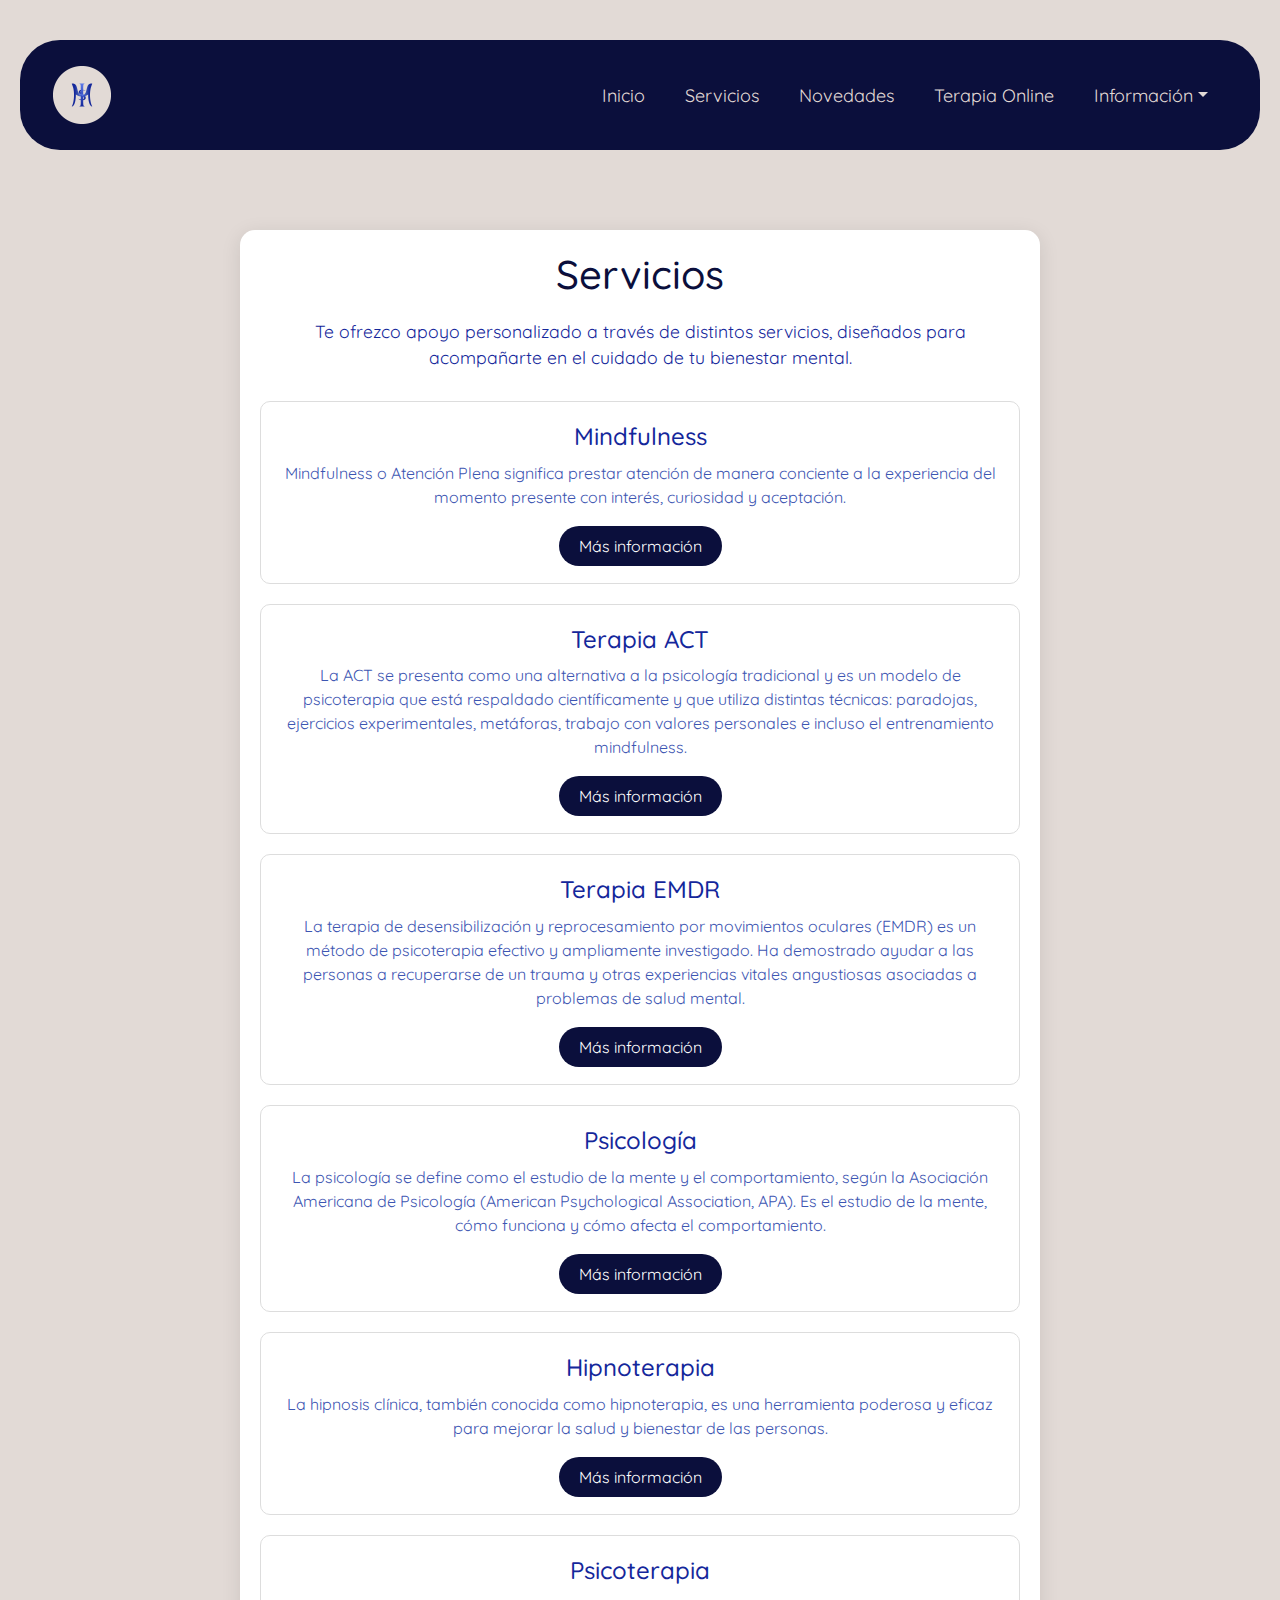
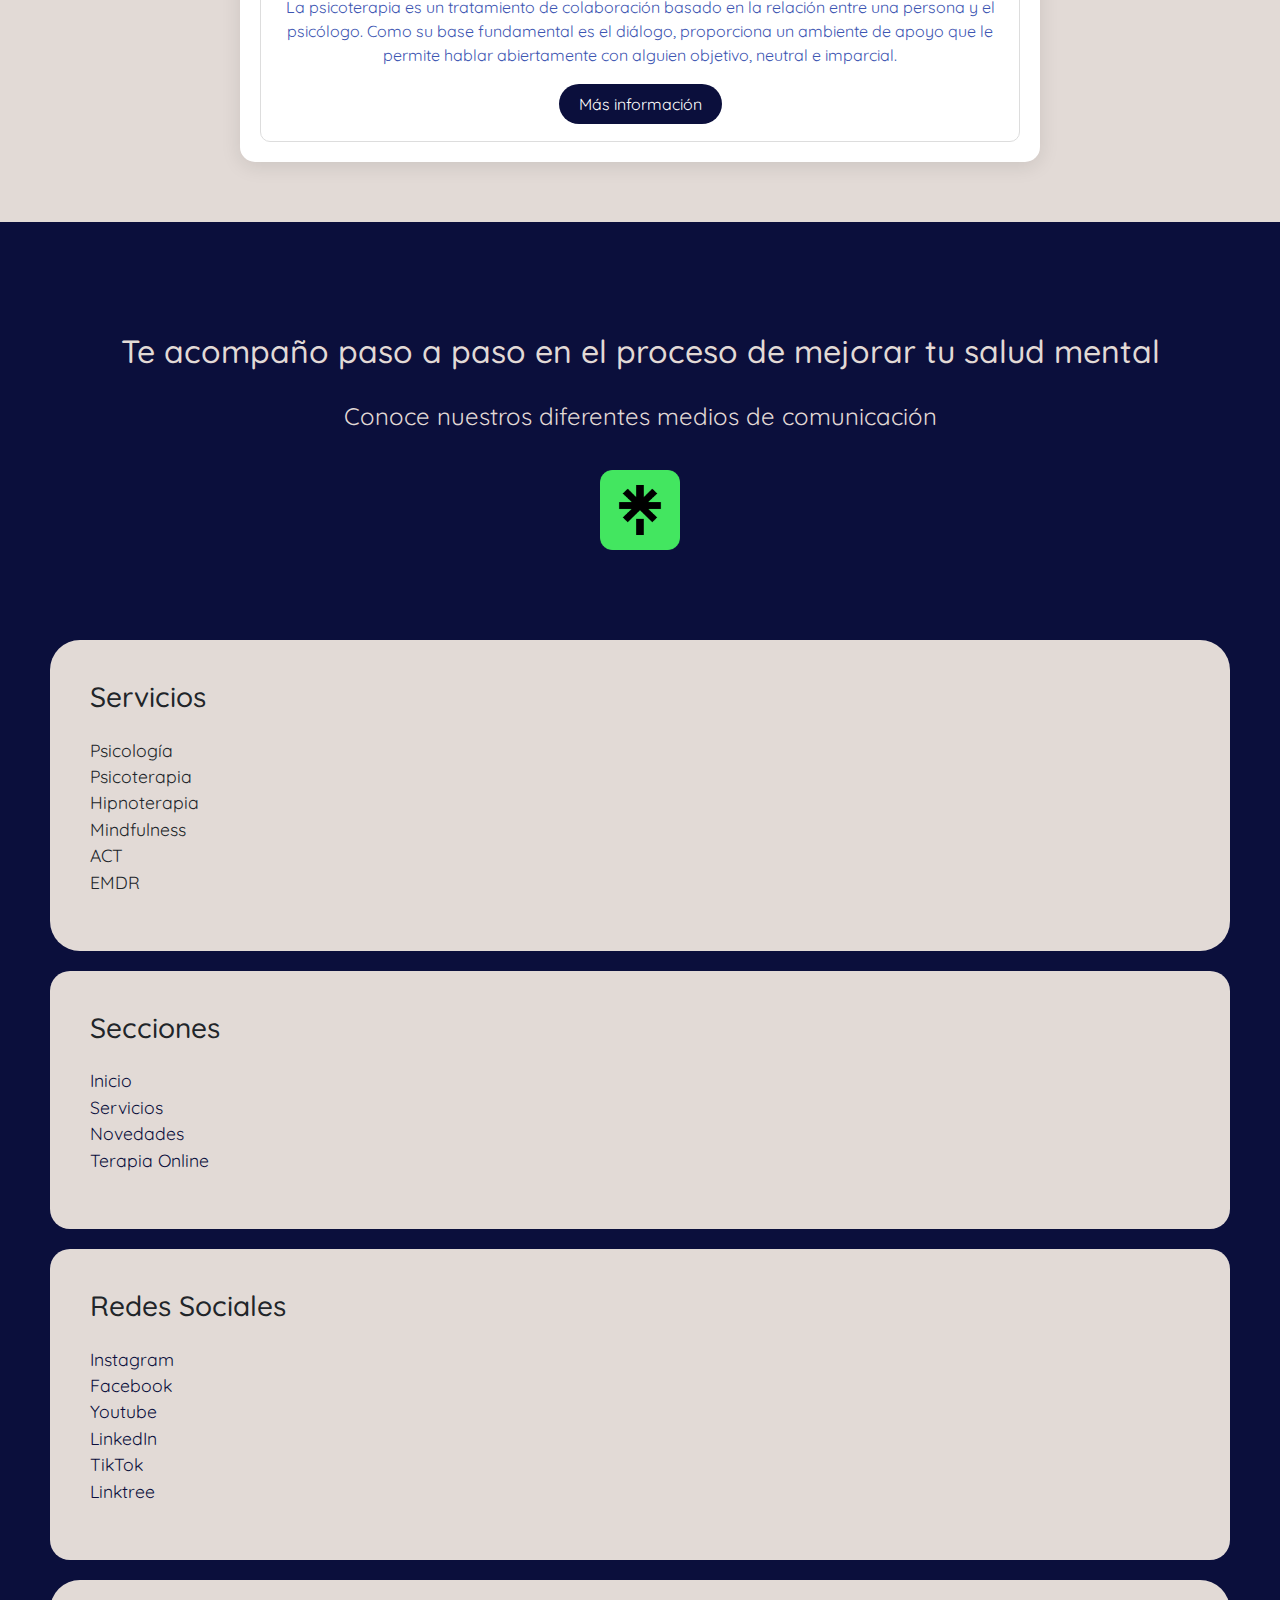
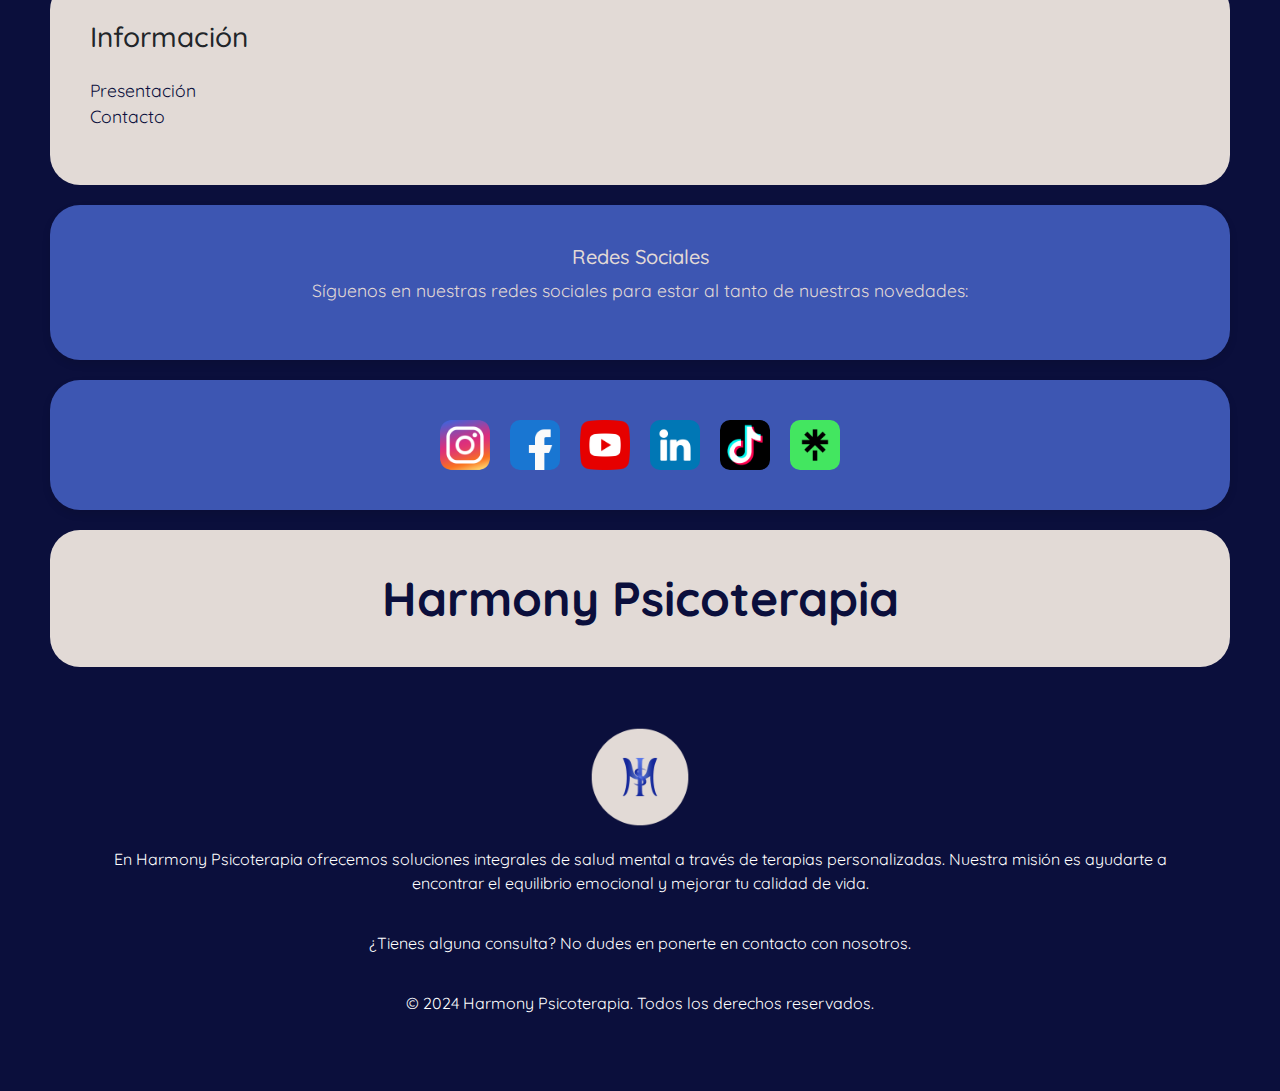
<file: pages/servi.html>
<!DOCTYPE html>
<html lang="en">
<head>
    <meta charset="UTF-8">
    <meta name="viewport" content="width=device-width, initial-scale=1.0">
    <meta name="description" content="Clínica Harmony ofrece servicios de psicoterapia e hipnoterapia para tratar ansiedad, depresión y otros problemas emocionales en Arequipa.">
    <meta name="keywords" content="Psicoterapia, Hipnoterapia, Ansiedad, Depresión, Terapia, Clínica de salud mental">
    <link rel="apple-touch-icon" sizes="180x180" href="../icon/apple-touch-icon.png">
    <link rel="icon" type="image/png" sizes="32x32" href="../icon/favicon-32x32.png">
    <link rel="icon" type="image/png" sizes="16x16" href="../icon/favicon-16x16.png">
    <link rel="manifest" href="../icon/site.webmanifest">
    <link rel="preconnect" href="https://fonts.googleapis.com">
    <link rel="preconnect" href="https://fonts.gstatic.com" crossorigin>
    <link href="https://fonts.googleapis.com/css2?family=Raleway:ital,wght@0,100..900;1,100..900&display=swap" rel="stylesheet">
    <link href="https://fonts.googleapis.com/css2?family=Quicksand:wght@300..700&display=swap" rel="stylesheet">
    <title>Servicios - Harmony Psicoterapia</title>
    <link href="https://cdn.jsdelivr.net/npm/bootstrap@5.3.3/dist/css/bootstrap.min.css" rel="stylesheet" integrity="sha384-QWTKZyjpPEjISv5WaRU9OFeRpok6YctnYmDr5pNlyT2bRjXh0JMhjY6hW+ALEwIH" crossorigin="anonymous">
    <link rel="stylesheet" href="../css/styles.css">
</head>
<body>
    <header>
        <nav class="navbar navbar-expand-lg">
            <div class="container-fluid">
                <a class="navbar-brand" href="../index.html">
                    <img class="logo" src="../img/fondo logo t.png" alt="Harmony clínica logo">
                </a>
                <button class="navbar-toggler" type="button" data-bs-toggle="collapse" data-bs-target="#navbarSupportedContent" aria-controls="navbarSupportedContent" aria-expanded="false" aria-label="Toggle navigation">
                    <span class="navbar-toggler-icon"></span>
                </button>
                <div class="collapse navbar-collapse" id="navbarSupportedContent">
                    <ul class="navbar-nav ms-auto mb-2 mb-lg-0 text-center">
                        <li class="nav-item">
                            <a class="nav-link" id="inicio" href="../index.html">Inicio</a>
                        </li> 
                        <li class="nav-item">
                            <a class="nav-link" href="./servi.html">Servicios</a>
                        </li>
                        <li class="nav-item">
                            <a class="nav-link" href="./nov.html">Novedades</a>
                        </li>
                        <li class="nav-item">
                            <a class="nav-link" href="./teraon.html">Terapia Online</a>
                        </li>
                        <li class="nav-item dropdown">
                            <a class="nav-link dropdown-toggle info" href="#" role="button" data-bs-toggle="dropdown" aria-expanded="false">Información</a>
                            <ul class="dropdown-menu">
                                <li><a class="dropdown-item" href="./presen.html">Presentación</a></li>
                                <li><a class="dropdown-item" href="./contact.html">Contacto</a></li>
                            </ul>
                        </li>
                    </ul>
                </div>
            </div>
        </nav>
    </header>

    <section class="servicios-section">
        <div class="servicios-contenedor">
          <h2>Servicios</h2>
          <p>Te ofrezco apoyo personalizado a través de distintos servicios, diseñados para acompañarte en el cuidado de tu bienestar mental.</p>
          <div class="servicios-lista">
      
            <article class="servicio-item">
              <h3>Mindfulness</h3>
              <p>Mindfulness o Atención Plena significa prestar atención de manera conciente a la experiencia del momento presente con interés, curiosidad y aceptación.</p>
              <a href="https://www.mindfulness-salud.org/mindfulness/que-es-mindfulness/" class="btn-mas-info" target="_blank">Más información</a>
            </article>
      
            <article class="servicio-item">
              <h3>Terapia ACT</h3>
              <p>La ACT se presenta como una alternativa a la psicología tradicional y es un modelo de psicoterapia que está respaldado científicamente y que utiliza distintas técnicas: paradojas, ejercicios experimentales, metáforas, trabajo con valores personales e incluso el entrenamiento mindfulness.</p>
              <a href="https://psicologiaymente.com/clinica/terapia-aceptacion-compromiso" class="btn-mas-info" target="_blank">Más información</a>
            </article>
      
            <article class="servicio-item">
              <h3>Terapia EMDR</h3>
              <p>La terapia de desensibilización y reprocesamiento por movimientos oculares (EMDR) es un método de psicoterapia efectivo y ampliamente investigado. Ha demostrado ayudar a las personas a recuperarse de un trauma y otras experiencias vitales angustiosas asociadas a problemas de salud mental.</p>
              <a href="https://www.emdr-es.org/Sobre-EMDR/Que-es-EMDR" class="btn-mas-info" target="_blank">Más información</a>
            </article>

            <article class="servicio-item">
                <h3>Psicología</h3>
                <p>La psicología se define como el estudio de la mente y el comportamiento, según la Asociación Americana de Psicología (American Psychological Association, APA). Es el estudio de la mente, cómo funciona y cómo afecta el comportamiento.</p>
                <a href="https://www.medicalnewstoday.com/articles/es/psicologia" class="btn-mas-info" target="_blank">Más información</a>
              </article> 

              <article class="servicio-item">
                <h3>Hipnoterapia</h3>
                <p>La hipnosis clínica, también conocida como hipnoterapia, es una herramienta poderosa y eficaz para mejorar la salud y bienestar de las personas.</p>
                <a href="https://psicologiaymente.com/clinica/hipnoterapia" class="btn-mas-info" target="_blank">Más información</a>
              </article>

              <article class="servicio-item">
                <h3>Psicoterapia</h3>
                <p>La psicoterapia es un tratamiento de colaboración basado en la relación entre una persona y el psicólogo. Como su base fundamental es el diálogo, proporciona un ambiente de apoyo que le permite hablar abiertamente con alguien objetivo, neutral e imparcial.</p>
                <a href="https://www.apa.org/topics/psychotherapy/entendiendo-la-psicoterapia" class="btn-mas-info" target="_blank">Más información</a>
              </article>
      
          </div>
        </div>
      </section>      
      
    <footer>
        <div class="contenedorf">
            <div class="fop1">
                <h2 class="textfinal">
                    Te acompaño paso a paso en el proceso de mejorar tu salud mental
                </h2>
                <p>
                    Conoce nuestros diferentes medios de comunicación
                </p>
                <a href="https://linktr.ee/harmonypsicoterapia" target="_blank"><img src="../img/image.png" width="80px" alt=""></a>
            </div>
            <div class="fop2">
                <h3>
                    Servicios
                </h3>
                <ul>
                    <li>Psicología</li>
                    <li>Psicoterapia</li>
                    <li>Hipnoterapia</li>
                    <li>Mindfulness</li>
                    <li>ACT</li>
                    <li>EMDR</li>
                </ul>
            </div>
            <div class="fop3">
                <h3>
                    Secciones
                </h3>
                <ul>
                    <li><a href="../index.html">Inicio</a></li>
                    <li><a href="./servi.html">Servicios</a></li>
                    <li><a href="./nov.html">Novedades</a></li>
                    <li><a href="./teraon.html">Terapia Online</a></li>
                </ul>
            </div>
            <div class="fop4">
                <h3>
                    Redes Sociales
                </h3>
                <ul>
                    <li><a href="https://www.instagram.com/harmonypsicoterapia/" target="_blank">Instagram</a></li>
                    <li><a href="https://www.facebook.com/people/Harmony-Psicoterapia/61565618699899/" target="_blank">Facebook</a></li>
                    <li><a href="https://www.youtube.com/@HarmonyPsicoterapia" target="_blank">Youtube</a></li>
                    <li><a href="https://www.linkedin.com/in/harmony-psicoterapia-384292328/" target="_blank">LinkedIn</a></li>
                    <li><a href="https://www.tiktok.com/@harmonypsicoterapia" target="_blank">TikTok</a></li>
                    <li><a href="https://linktr.ee/harmonypsicoterapia" target="_blank">Linktree</a></li>
                </ul>
            </div>
            <div class="fop5">
                <h3>
                    Información
                </h3>
                <ul>
                    <li><a href="./presen.html">Presentación</a></li>
                    <li><a href="./contact.html">Contacto</a></li>
                </ul>
            </div>
            <div class="fop6">
                <h5>Redes Sociales</h5>
                <p>Síguenos en nuestras redes sociales para estar al tanto de nuestras novedades:</p>
            </div>
            <div class="fop7">
                <div class="redes-iconos">
                    <a href="https://www.instagram.com/harmonypsicoterapia/" target="_blank">
                        <img src="../img/Instagram_icon.png.png" alt="Instagram">
                    </a>
                    <a href="https://www.facebook.com/people/Harmony-Psicoterapia/61565618699899/" target="_blank">
                        <img src="../img/Facebook-logo-blue-circle-large-transparent-png.png" alt="Facebook">
                    </a>
                    <a href="https://www.youtube.com/@HarmonyPsicoterapia" target="_blank">
                        <img src="../img/youtube.png" alt="YouTube">
                    </a>
                    <a href="https://www.linkedin.com/in/harmony-psicoterapia-384292328/" target="_blank">
                        <img src="../img/linkedin.png" alt="LinkedIn">
                    </a>
                    <a href="https://www.tiktok.com/@harmonypsicoterapia" target="_blank">
                        <img src="../img/pngwing.com.png" alt="TikTok">
                    </a>
                    <a href="https://linktr.ee/harmonypsicoterapia" target="_blank">
                        <img src="../img/image.png" alt="Linktree">
                    </a>
                </div>
            </div>
            
            <div class="fop8">
                <h2>
                    Harmony Psicoterapia
                </h2>
            </div>
            <div class="fop9">
                <a href="../index.html"><img src="../img/fondo logo t.png" width="100px" alt="Logo Harmony"></a>
            
                <p>
                    En Harmony Psicoterapia ofrecemos soluciones integrales de salud mental a través de terapias personalizadas. Nuestra misión es ayudarte a encontrar el equilibrio emocional y mejorar tu calidad de vida.
                </p>
                <p>
                    ¿Tienes alguna consulta? No dudes en ponerte en contacto con nosotros.
                </p>
                <p>
                    © 2024 Harmony Psicoterapia. Todos los derechos reservados.
                </p>
            </div>
    </footer>
    <script src="https://cdn.jsdelivr.net/npm/bootstrap@5.3.3/dist/js/bootstrap.bundle.min.js" integrity="sha384-YvpcrYf0tY3lHB60NNkmXc5s9fDVZLESaAA55NDzOxhy9GkcIdslK1eN7N6jIeHz" crossorigin="anonymous"></script>
</body>
</html>
</file>
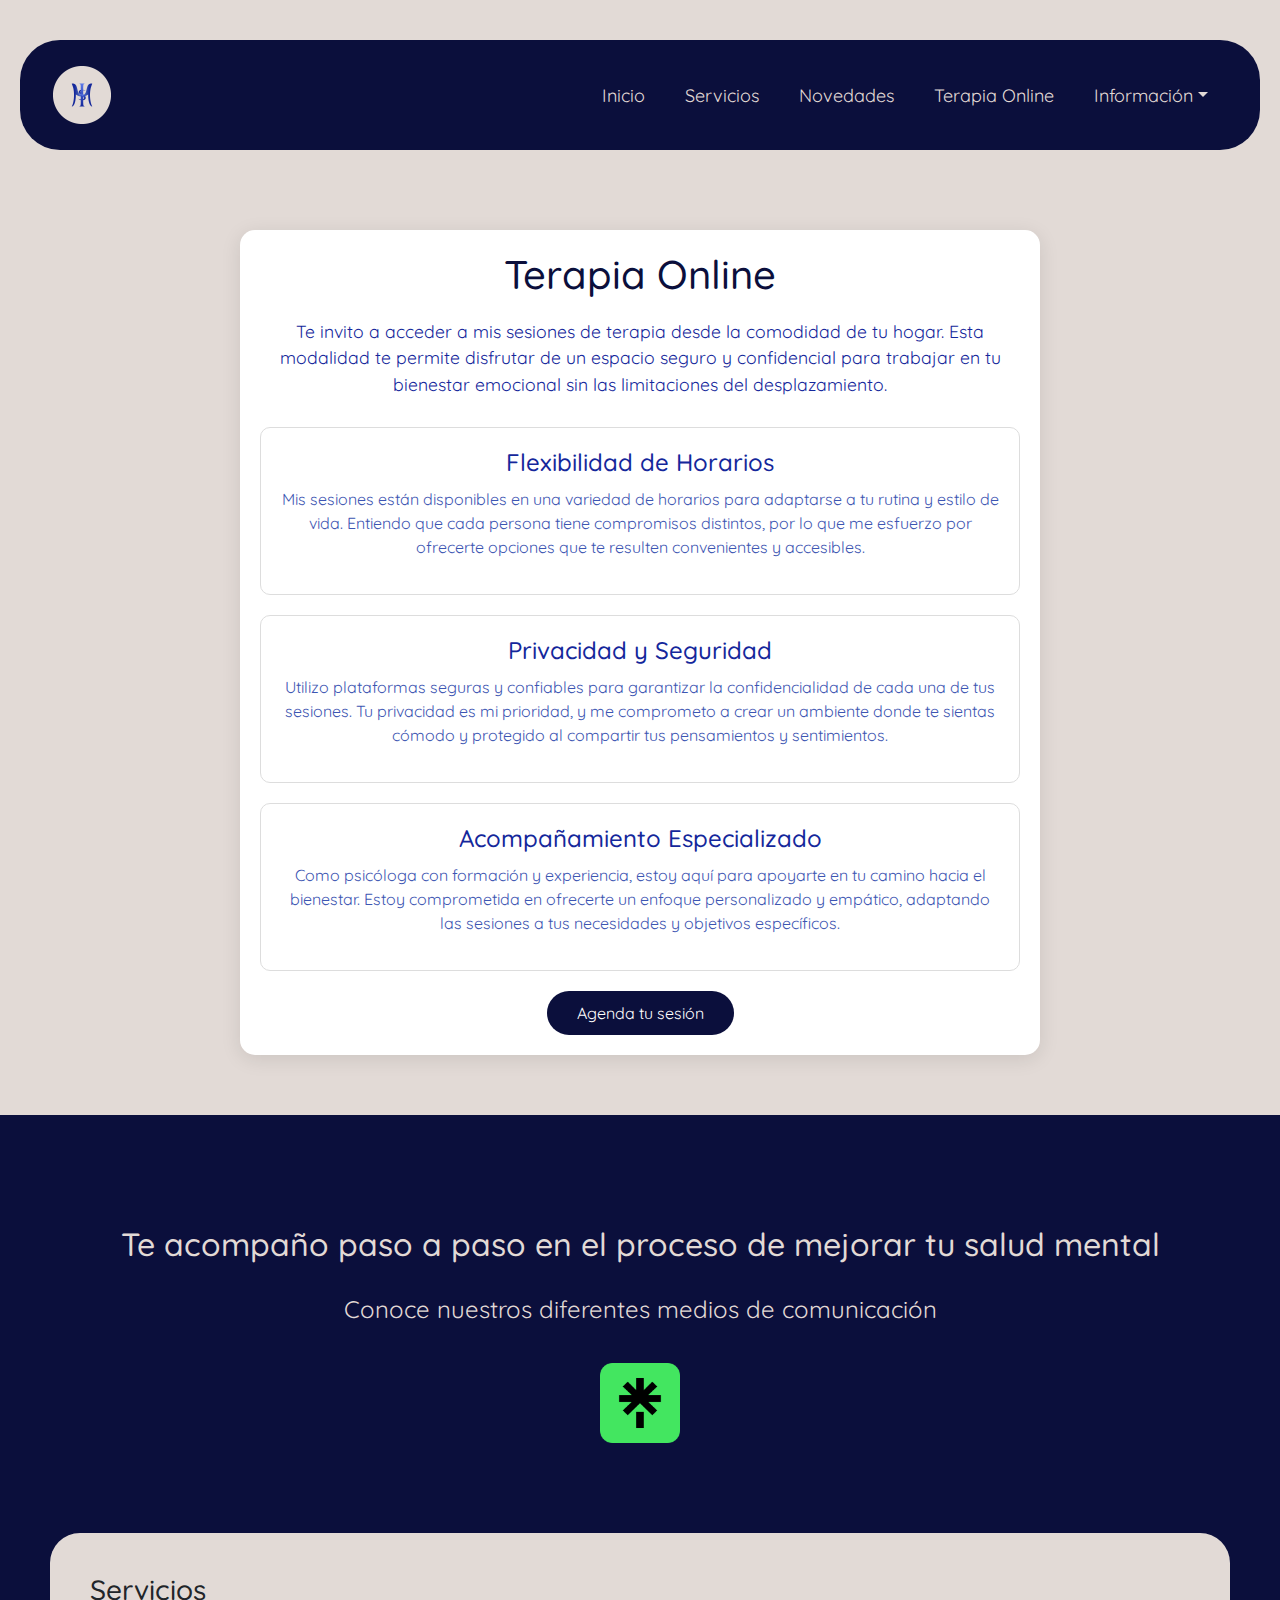
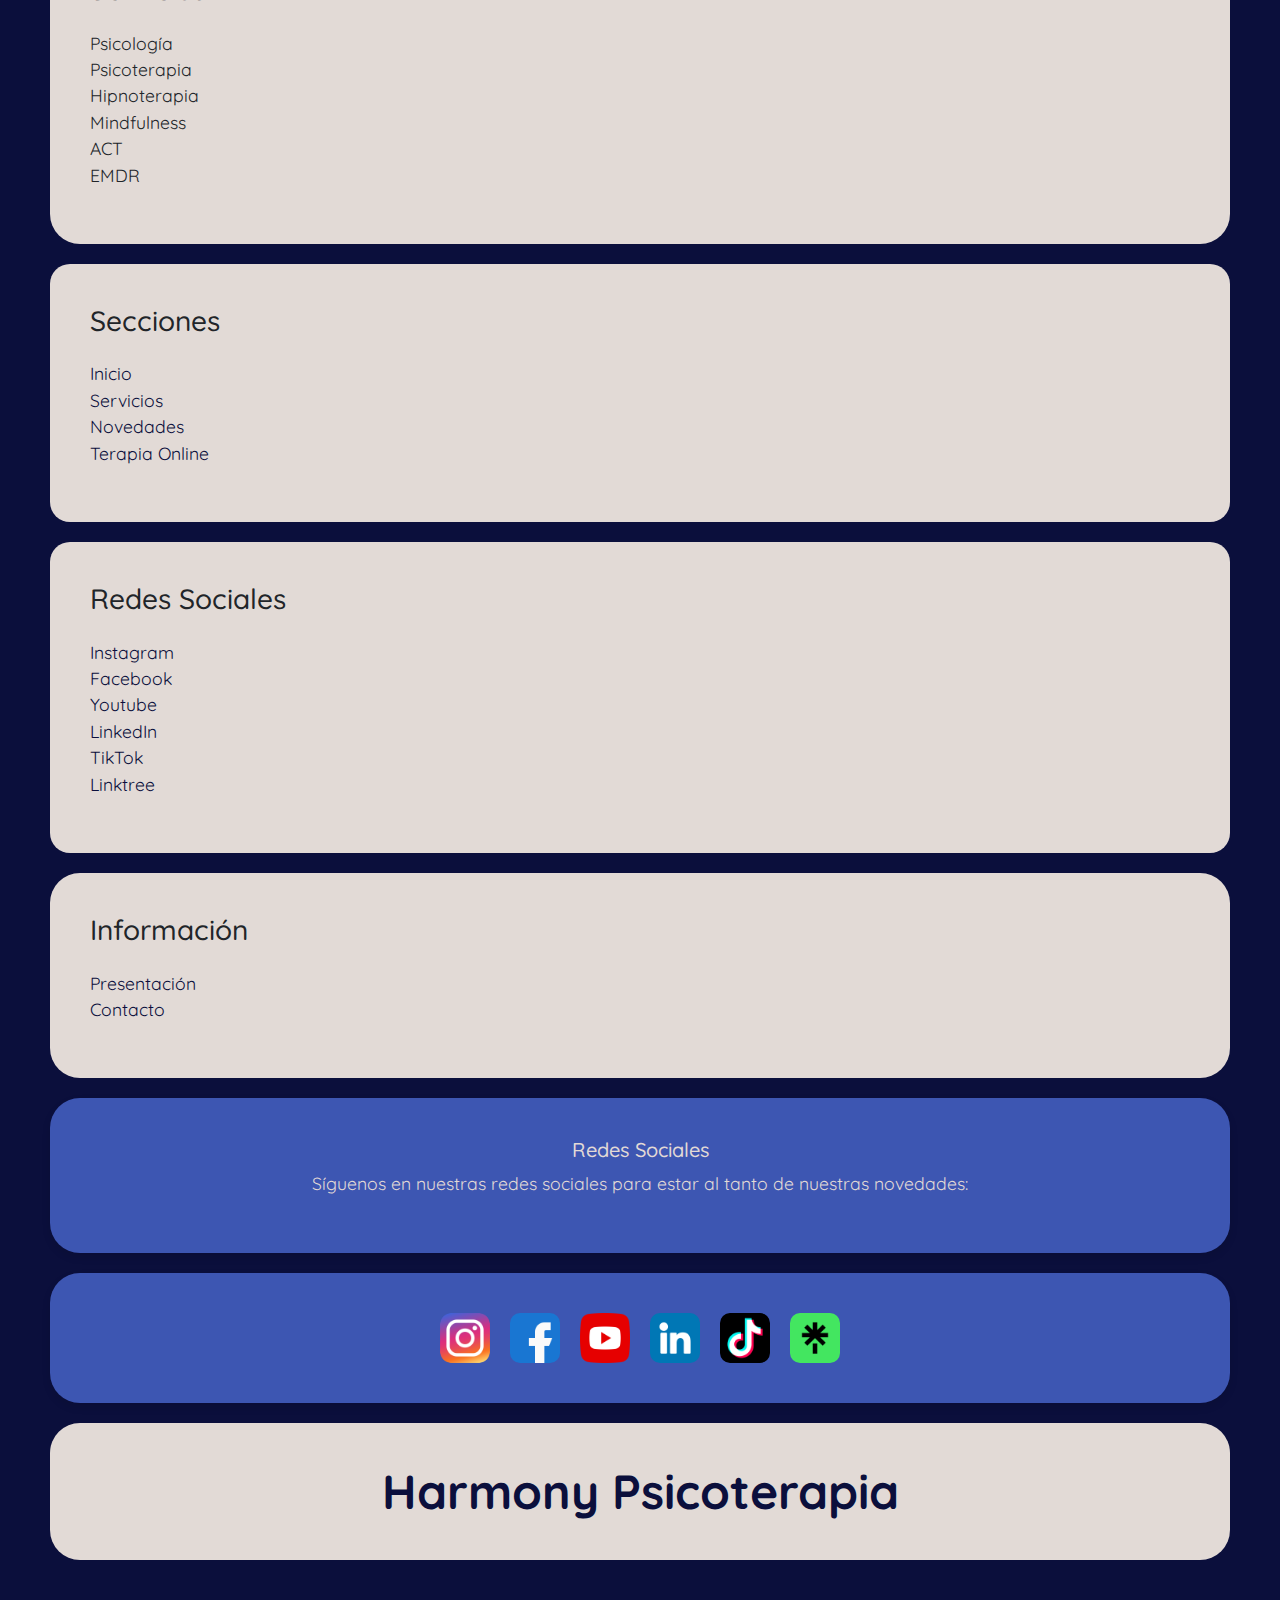
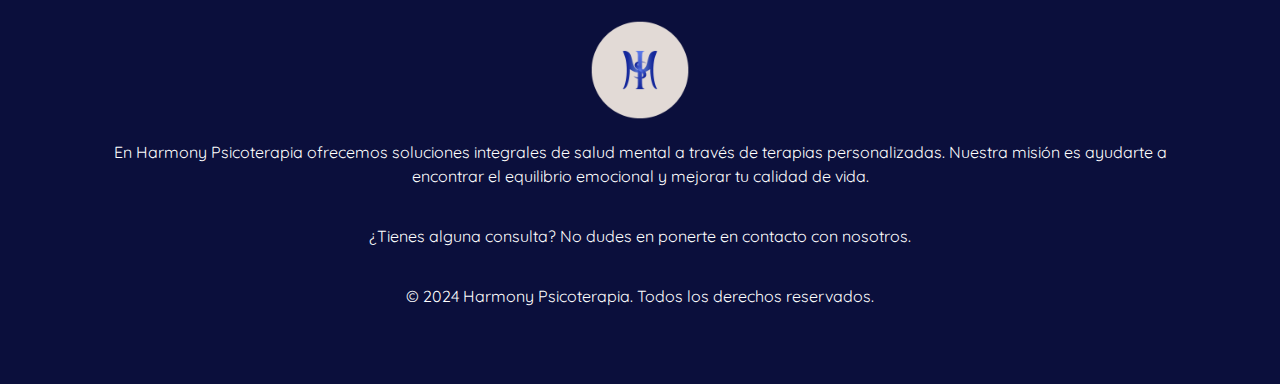
<file: pages/teraon.html>
<!DOCTYPE html>
<html lang="en">
<head>
    <meta charset="UTF-8">
    <meta name="viewport" content="width=device-width, initial-scale=1.0">
    <meta name="description" content="Clínica Harmony ofrece servicios de psicoterapia e hipnoterapia para tratar ansiedad, depresión y otros problemas emocionales en Arequipa.">
    <meta name="keywords" content="Psicoterapia, Hipnoterapia, Ansiedad, Depresión, Terapia, Clínica de salud mental">
    <link rel="apple-touch-icon" sizes="180x180" href="../icon/apple-touch-icon.png">
    <link rel="icon" type="image/png" sizes="32x32" href="../icon/favicon-32x32.png">
    <link rel="icon" type="image/png" sizes="16x16" href="../icon/favicon-16x16.png">
    <link rel="manifest" href="../icon/site.webmanifest">
    <link rel="preconnect" href="https://fonts.googleapis.com">
    <link rel="preconnect" href="https://fonts.gstatic.com" crossorigin>
    <link href="https://fonts.googleapis.com/css2?family=Raleway:ital,wght@0,100..900;1,100..900&display=swap" rel="stylesheet">
    <link href="https://fonts.googleapis.com/css2?family=Quicksand:wght@300..700&display=swap" rel="stylesheet">
    <title>Terapia Online - Harmony Psicoterapia</title>
    <link href="https://cdn.jsdelivr.net/npm/bootstrap@5.3.3/dist/css/bootstrap.min.css" rel="stylesheet" integrity="sha384-QWTKZyjpPEjISv5WaRU9OFeRpok6YctnYmDr5pNlyT2bRjXh0JMhjY6hW+ALEwIH" crossorigin="anonymous">
    <link rel="stylesheet" href="../css/styles.css">
</head>
<body>
    <header>
        <nav class="navbar navbar-expand-lg">
            <div class="container-fluid">
                <a class="navbar-brand" href="../index.html">
                    <img class="logo" src="../img/fondo logo t.png" alt="Harmony clínica logo">
                </a>
                <button class="navbar-toggler" type="button" data-bs-toggle="collapse" data-bs-target="#navbarSupportedContent" aria-controls="navbarSupportedContent" aria-expanded="false" aria-label="Toggle navigation">
                    <span class="navbar-toggler-icon"></span>
                </button>
                <div class="collapse navbar-collapse" id="navbarSupportedContent">
                    <ul class="navbar-nav ms-auto mb-2 mb-lg-0 text-center">
                        <li class="nav-item">
                            <a class="nav-link" id="inicio" href="../index.html">Inicio</a>
                        </li> 
                        <li class="nav-item">
                            <a class="nav-link" href="./servi.html">Servicios</a>
                        </li>
                        <li class="nav-item">
                            <a class="nav-link" href="./nov.html">Novedades</a>
                        </li>
                        <li class="nav-item">
                            <a class="nav-link" href="./teraon.html">Terapia Online</a>
                        </li>
                        <li class="nav-item dropdown">
                            <a class="nav-link dropdown-toggle info" href="#" role="button" data-bs-toggle="dropdown" aria-expanded="false">Información</a>
                            <ul class="dropdown-menu">
                                <li><a class="dropdown-item" href="./presen.html">Presentación</a></li>
                                <li><a class="dropdown-item" href="./contact.html">Contacto</a></li>
                            </ul>
                        </li>
                    </ul>
                </div>
            </div>
        </nav>
    </header>
    
    <section class="terapia-online-section">
        <div class="terapia-online-contenedor">
          <h2>Terapia Online</h2>
          <p>Te invito a acceder a mis sesiones de terapia desde la comodidad de tu hogar. Esta modalidad te permite disfrutar de un espacio seguro y confidencial para trabajar en tu bienestar emocional sin las limitaciones del desplazamiento.</p>
          <div class="terapia-online-info">

            <article class="info-item">
              <h3>Flexibilidad de Horarios</h3>
              <p>Mis sesiones están disponibles en una variedad de horarios para adaptarse a tu rutina y estilo de vida. Entiendo que cada persona tiene compromisos distintos, por lo que me esfuerzo por ofrecerte opciones que te resulten convenientes y accesibles.</p>
            </article>

            <article class="info-item">
              <h3>Privacidad y Seguridad</h3>
              <p>Utilizo plataformas seguras y confiables para garantizar la confidencialidad de cada una de tus sesiones. Tu privacidad es mi prioridad, y me comprometo a crear un ambiente donde te sientas cómodo y protegido al compartir tus pensamientos y sentimientos.</p>
            </article>

            <article class="info-item">
              <h3>Acompañamiento Especializado</h3>
              <p>Como psicóloga con formación y experiencia, estoy aquí para apoyarte en tu camino hacia el bienestar. Estoy comprometida en ofrecerte un enfoque personalizado y empático, adaptando las sesiones a tus necesidades y objetivos específicos.</p>
            </article>

          </div>
          <div class="btn-container">
            <a href="https://forms.gle/KAWekRK1qbwH1bWj7" class="btn-agendar" target="_blank">Agenda tu sesión</a>
          </div>
        </div>
      </section>      
      
    <footer>
        <div class="contenedorf">
            <div class="fop1">
                <h2 class="textfinal">
                    Te acompaño paso a paso en el proceso de mejorar tu salud mental
                </h2>
                <p>
                    Conoce nuestros diferentes medios de comunicación
                </p>
                <a href="https://linktr.ee/harmonypsicoterapia" target="_blank"><img src="../img/image.png" width="80px" alt=""></a>
            </div>
            <div class="fop2">
                <h3>
                    Servicios
                </h3>
                <ul>
                    <li>Psicología</li>
                    <li>Psicoterapia</li>
                    <li>Hipnoterapia</li>
                    <li>Mindfulness</li>
                    <li>ACT</li>
                    <li>EMDR</li>
                </ul>
            </div>
            <div class="fop3">
                <h3>
                    Secciones
                </h3>
                <ul>
                    <li><a href="../index.html">Inicio</a></li>
                    <li><a href="./servi.html">Servicios</a></li>
                    <li><a href="./nov.html">Novedades</a></li>
                    <li><a href="./teraon.html">Terapia Online</a></li>
                </ul>
            </div>
            <div class="fop4">
                <h3>
                    Redes Sociales
                </h3>
                <ul>
                    <li><a href="https://www.instagram.com/harmonypsicoterapia/" target="_blank">Instagram</a></li>
                    <li><a href="https://www.facebook.com/people/Harmony-Psicoterapia/61565618699899/" target="_blank">Facebook</a></li>
                    <li><a href="https://www.youtube.com/@HarmonyPsicoterapia" target="_blank">Youtube</a></li>
                    <li><a href="https://www.linkedin.com/in/harmony-psicoterapia-384292328/" target="_blank">LinkedIn</a></li>
                    <li><a href="https://www.tiktok.com/@harmonypsicoterapia" target="_blank">TikTok</a></li>
                    <li><a href="https://linktr.ee/harmonypsicoterapia" target="_blank">Linktree</a></li>
                </ul>
            </div>
            <div class="fop5">
                <h3>
                    Información
                </h3>
                <ul>
                    <li><a href="./presen.html">Presentación</a></li>
                    <li><a href="./contact.html">Contacto</a></li>
                </ul>
            </div>
            <div class="fop6">
                <h5>Redes Sociales</h5>
                <p>Síguenos en nuestras redes sociales para estar al tanto de nuestras novedades:</p>
            </div>
            <div class="fop7">
                <div class="redes-iconos">
                    <a href="https://www.instagram.com/harmonypsicoterapia/" target="_blank">
                        <img src="../img/Instagram_icon.png.png" alt="Instagram">
                    </a>
                    <a href="https://www.facebook.com/people/Harmony-Psicoterapia/61565618699899/" target="_blank">
                        <img src="../img/Facebook-logo-blue-circle-large-transparent-png.png" alt="Facebook">
                    </a>
                    <a href="https://www.youtube.com/@HarmonyPsicoterapia" target="_blank">
                        <img src="../img/youtube.png" alt="YouTube">
                    </a>
                    <a href="https://www.linkedin.com/in/harmony-psicoterapia-384292328/" target="_blank">
                        <img src="../img/linkedin.png" alt="LinkedIn">
                    </a>
                    <a href="https://www.tiktok.com/@harmonypsicoterapia" target="_blank">
                        <img src="../img/pngwing.com.png" alt="TikTok">
                    </a>
                    <a href="https://linktr.ee/harmonypsicoterapia" target="_blank">
                        <img src="../img/image.png" alt="Linktree">
                    </a>
                </div>
            </div>
            
            <div class="fop8">
                <h2>
                    Harmony Psicoterapia
                </h2>
            </div>
            <div class="fop9">
                <a href="../index.html"><img src="../img/fondo logo t.png" width="100px" alt="Logo Harmony"></a>
            
                <p>
                    En Harmony Psicoterapia ofrecemos soluciones integrales de salud mental a través de terapias personalizadas. Nuestra misión es ayudarte a encontrar el equilibrio emocional y mejorar tu calidad de vida.
                </p>
                <p>
                    ¿Tienes alguna consulta? No dudes en ponerte en contacto con nosotros.
                </p>
                <p>
                    © 2024 Harmony Psicoterapia. Todos los derechos reservados.
                </p>
            </div>
    </footer>
    <script src="https://cdn.jsdelivr.net/npm/bootstrap@5.3.3/dist/js/bootstrap.bundle.min.js" integrity="sha384-YvpcrYf0tY3lHB60NNkmXc5s9fDVZLESaAA55NDzOxhy9GkcIdslK1eN7N6jIeHz" crossorigin="anonymous"></script>
</body>
</html>
</file>
<file: css/styles.css>
.navbar {
  background-color: #0B0F3C;
  font-family: "Quicksand", sans-serif;
  border-radius: 40px;
  padding: 20px;
  margin: 20px 20px 0;
  position: relative;
  z-index: 1000;
  transition: all 0.3s ease-in-out;
}
.navbar .navbar-brand img {
  width: 60px;
  transition: width 0.3s ease;
}
.navbar .navbar-nav .nav-link {
  color: #E2DAD6;
  font-size: 18px;
  padding: 10px;
  margin: 10px;
  border-radius: 40px;
  transition: background-color 0.3s ease, color 0.3s ease;
}
.navbar .navbar-nav .nav-link:hover, .navbar .navbar-nav .nav-link:focus {
  background-color: #E2DAD6;
  color: #0B0F3C;
  border-radius: 40px;
}
.navbar .navbar-nav .nav-link:active {
  background-color: #14279B;
  color: #E2DAD6;
}
.navbar .navbar-toggler {
  border: none;
  position: relative;
  transition: box-shadow 0.3s ease, border-color 0.3s ease;
}
.navbar .navbar-toggler:focus {
  outline: none;
  box-shadow: none;
}
.navbar .navbar-toggler .navbar-toggler-icon {
  background-image: url("data:image/svg+xml,%3Csvg xmlns='http://www.w3.org/2000/svg' viewBox='0 0 30 30'%3E%3Cpath stroke='rgba(226, 218, 214, 1)' stroke-width='2' d='M4 7h22M4 15h22M4 23h22'/%3E%3C/svg%3E");
  transition: background-image 0.3s ease;
}
.navbar .navbar-toggler:hover {
  box-shadow: 0 0 0 1px #E2DAD6;
}

.dropdown-menu {
  background-color: #0B0F3C;
  font-family: "Quicksand", sans-serif;
  border-radius: 20px;
  border: none;
  padding: 10px;
  box-shadow: 0 4px 8px rgba(0, 0, 0, 0.1);
  transition: all 0.3s ease;
}
.dropdown-menu .dropdown-item {
  background-color: transparent;
  color: #E2DAD6;
  padding: 12px 20px;
  border-radius: 20px;
  margin: 10px 0;
  transition: background-color 0.3s ease, color 0.3s ease;
}
.dropdown-menu .dropdown-item:hover {
  background-color: #E2DAD6;
  color: #0B0F3C;
}
.dropdown-menu .dropdown-item:active {
  background-color: #14279B;
  color: #E2DAD6;
}

.nav-link.dropdown-toggle {
  background-color: transparent;
  font-family: "Quicksand", sans-serif;
  color: #E2DAD6;
  border-radius: 20px;
}
.nav-link.dropdown-toggle:hover {
  background-color: #E2DAD6;
  color: #0B0F3C;
}

* {
  margin: 0;
  padding: 0;
  box-sizing: border-box;
}

body {
  background-color: #E2DAD6;
}

footer {
  background-color: #0B0F3C;
  font-family: "Quicksand", sans-serif;
  font-optical-sizing: auto;
  font-style: normal;
}
footer .contenedorf {
  display: grid;
  grid-template-columns: 1fr 1fr 1fr 1fr;
  grid-template-rows: auto;
  gap: 20px;
  padding: 20px;
  grid-auto-flow: row;
  grid-template-areas: "fop1 fop1 fop1 fop1" "fop2 fop3 fop4 fop5" "fop6 fop6 fop7 fop7" "fop8 fop8 fop8 fop8" "fop9 fop9 fop9 fop9";
}
footer .fop1 {
  grid-area: fop1;
  margin: 50px 0 30px;
  display: flex;
  flex-direction: column;
  justify-content: center;
  align-items: center;
  font-size: 1.5rem;
  text-align: center;
  padding: 20px;
  height: auto;
  gap: 20px;
  color: #E2DAD6;
}
footer .fop2,
footer .fop3,
footer .fop4,
footer .fop5 {
  background-color: #E2DAD6;
  display: flex;
  flex-direction: column;
  justify-content: flex-start;
  align-items: flex-start;
  font-size: 1.1rem;
  text-align: left;
  gap: 15px;
  padding: 40px;
  height: auto;
  list-style-type: none;
  border-radius: 20px;
}
footer .fop2 ul,
footer .fop3 ul,
footer .fop4 ul,
footer .fop5 ul {
  list-style-type: none;
  padding-left: 0;
}
footer .fop2 li,
footer .fop3 li,
footer .fop4 li,
footer .fop5 li {
  text-align: left;
}
footer .fop2 a,
footer .fop3 a,
footer .fop4 a,
footer .fop5 a {
  color: #0B0F3C;
  text-decoration: none;
  transition: color 0.3s ease, transform 0.3s ease;
}
footer .fop2 a:hover,
footer .fop3 a:hover,
footer .fop4 a:hover,
footer .fop5 a:hover {
  color: rgb(91.1506276151, 114.1631799163, 198.8493723849);
}
footer .fop2 {
  grid-area: fop2;
  border-top-left-radius: 50px;
  border-bottom-left-radius: 50px;
  margin-left: 50px;
}
footer .fop3 {
  grid-area: fop3;
}
footer .fop4 {
  grid-area: fop4;
}
footer .fop5 {
  grid-area: fop5;
  border-top-right-radius: 50px;
  border-bottom-right-radius: 50px;
  margin-right: 50px;
}
footer .fop6,
footer .fop7 {
  background-color: #3D56B2;
  color: #E2DAD6;
  border-radius: 50px;
  display: flex;
  flex-direction: column;
  justify-content: center;
  align-items: center;
  font-size: 1.1rem;
  text-align: center;
  padding: 30px;
  box-shadow: 0 4px 8px rgba(0, 0, 0, 0.1);
  transition: transform 0.3s ease, box-shadow 0.3s ease;
  height: 300px;
}
footer .fop6:hover,
footer .fop7:hover {
  transform: scale(1.01);
}
footer .fop6 {
  grid-area: fop6;
  border-top-left-radius: 50px;
  border-bottom-left-radius: 50px;
  margin-left: 50px;
}
footer .fop7 {
  grid-area: fop7;
  border-top-right-radius: 50px;
  border-bottom-right-radius: 50px;
  margin-right: 50px;
  gap: 20px;
  flex-wrap: wrap;
}
footer .redes-iconos {
  display: flex;
  justify-content: center;
  align-items: center;
  gap: 20px;
  flex-wrap: wrap;
}
footer .redes-iconos a {
  transition: transform 0.3s ease;
}
footer .redes-iconos a:hover {
  transform: scale(1.1);
}
footer .redes-iconos img {
  width: 50px;
  height: auto;
  border-radius: 10px;
}
footer .fop8 {
  grid-area: fop8;
  padding: 40px;
  border-radius: 50px;
  background-color: #E2DAD6;
  margin: 0 50px;
  display: flex;
  flex-direction: column;
  justify-content: center;
  align-items: center;
  text-align: center;
  height: auto;
}
footer .fop8 h2 {
  font-size: 3rem;
  font-weight: bold;
  color: #0B0F3C;
  margin: 0;
}
footer .fop9 {
  grid-area: fop9;
  display: flex;
  flex-direction: column;
  justify-content: center;
  align-items: center;
  font-size: 1.5rem;
  text-align: center;
  padding: 100px;
  gap: 20px;
  color: white;
  font-size: 1rem;
}
@media (max-width: 1280px) {
  footer .contenedorf {
    grid-template-columns: 1fr;
    grid-template-rows: auto;
    grid-template-areas: "fop1" "fop2" "fop3" "fop4" "fop5" "fop6" "fop7" "fop8" "fop9";
  }
  footer .fop1,
  footer .fop2,
  footer .fop3,
  footer .fop4,
  footer .fop5,
  footer .fop6,
  footer .fop7,
  footer .fop8,
  footer .fop9 {
    margin-left: 30px;
    margin-right: 30px;
    padding: 40px;
    height: auto;
    text-align: center;
  }
  footer .fop2,
  footer .fop5,
  footer .fop6,
  footer .fop7,
  footer .fop8 {
    border-radius: 30px;
  }
}
@media (max-width: 768px) {
  footer .contenedorf {
    grid-template-columns: 1fr;
    grid-template-rows: auto;
    grid-template-areas: "fop1" "fop2" "fop3" "fop4" "fop5" "fop6" "fop7" "fop8" "fop9";
  }
  footer .fop1,
  footer .fop2,
  footer .fop3,
  footer .fop4,
  footer .fop5,
  footer .fop6,
  footer .fop7,
  footer .fop8,
  footer .fop9 {
    margin-left: 20px;
    margin-right: 20px;
    padding: 30px;
    height: auto;
    text-align: center;
  }
  footer .fop2,
  footer .fop5,
  footer .fop6,
  footer .fop7,
  footer .fop8 {
    border-radius: 20px;
  }
}
@media (max-width: 480px) {
  footer .contenedorf {
    grid-template-columns: 1fr;
    grid-template-rows: auto;
    grid-template-areas: "fop1" "fop2" "fop3" "fop4" "fop5" "fop6" "fop7" "fop8" "fop9";
  }
  footer .fop1,
  footer .fop2,
  footer .fop3,
  footer .fop4,
  footer .fop5,
  footer .fop6,
  footer .fop7,
  footer .fop8,
  footer .fop9 {
    margin-left: 10px;
    margin-right: 10px;
    padding: 20px;
    height: auto;
    text-align: center;
  }
  footer .fop2,
  footer .fop5,
  footer .fop6,
  footer .fop7,
  footer .fop8 {
    border-radius: 20px;
  }
  footer .fop8 h2 {
    font-size: 1rem;
    font-weight: bold;
    color: #0B0F3C;
    margin: 0;
  }
}
@media (max-width: 360px) {
  footer .contenedorf {
    grid-template-columns: 1fr;
    grid-template-rows: auto;
    grid-template-areas: "fop1" "fop2" "fop3" "fop4" "fop5" "fop6" "fop7" "fop8" "fop9";
  }
  footer .fop1,
  footer .fop2,
  footer .fop3,
  footer .fop4,
  footer .fop5,
  footer .fop6,
  footer .fop7,
  footer .fop8,
  footer .fop9 {
    margin: 0 auto;
    width: 90%;
    height: auto;
    padding: 20px;
  }
  footer .fop2,
  footer .fop5,
  footer .fop6,
  footer .fop7,
  footer .fop8 {
    border-radius: 20px;
  }
  footer .fop8 h2 {
    font-size: 1rem;
    font-weight: bold;
    color: #0B0F3C;
    margin: 0;
  }
}

.framemai {
  display: flex;
  justify-content: center;
  align-items: center;
  margin: 30px 0;
}
.framemai div {
  width: 100%;
  display: flex;
  justify-content: center;
}
.framemai iframe {
  width: 1000px;
  height: 1775px;
  max-width: 100%;
}

@media (max-width: 768px) {
  .framemai iframe {
    width: 500px;
    height: 1825px;
  }
}
@media (max-width: 480px) {
  .framemai iframe {
    width: 350px;
    height: 2205px;
  }
}
.novedades-section {
  background-color: #E2DAD6;
  padding: 60px 20px;
  text-align: center;
  font-family: "Quicksand", sans-serif;
}
.novedades-section .novedades-contenedor {
  max-width: 800px;
  margin: 0 auto;
  padding: 20px;
  border-radius: 15px;
  background-color: #fff;
  box-shadow: 0 4px 20px rgba(0, 0, 0, 0.1);
}
.novedades-section .novedades-contenedor h2 {
  font-size: 2.5rem;
  margin-bottom: 20px;
  color: #0B0F3C;
}
.novedades-section .novedades-contenedor p {
  font-size: 1.1rem;
  margin-bottom: 30px;
  color: #14279B;
}
.novedades-section .novedades-contenedor .novedades-lista {
  display: flex;
  flex-direction: column;
  gap: 20px;
}
.novedades-section .novedades-contenedor .novedades-lista .novedad-item {
  border: 1px solid #ddd;
  border-radius: 10px;
  padding: 20px;
  transition: box-shadow 0.3s ease;
  padding-bottom: 25px;
}
.novedades-section .novedades-contenedor .novedades-lista .novedad-item h3 {
  font-size: 1.5rem;
  color: #14279B;
  margin-bottom: 10px;
}
.novedades-section .novedades-contenedor .novedades-lista .novedad-item p {
  font-size: 1rem;
  color: #3D56B2;
  margin-bottom: 20px;
}
.novedades-section .novedades-contenedor .novedades-lista .novedad-item .btn-leer-mas {
  background-color: #0B0F3C;
  color: #fff;
  padding: 10px 20px;
  border: none;
  border-radius: 25px;
  font-size: 1rem;
  cursor: pointer;
  text-decoration: none;
  transition: background-color 0.3s ease;
}
.novedades-section .novedades-contenedor .novedades-lista .novedad-item .btn-leer-mas:hover {
  background-color: #14279B;
}

.servicios-section {
  padding: 60px 20px;
  text-align: center;
  font-family: "Quicksand", sans-serif;
}
.servicios-section .servicios-contenedor {
  max-width: 800px;
  margin: 0 auto;
  padding: 20px;
  border-radius: 15px;
  background-color: #fff;
  box-shadow: 0 4px 20px rgba(0, 0, 0, 0.1);
}
.servicios-section .servicios-contenedor h2 {
  font-size: 2.5rem;
  margin-bottom: 20px;
  color: #0B0F3C;
}
.servicios-section .servicios-contenedor p {
  font-size: 1.1rem;
  margin-bottom: 30px;
  color: #14279B;
}
.servicios-section .servicios-contenedor .servicios-lista {
  display: flex;
  flex-direction: column;
  gap: 20px;
}
.servicios-section .servicios-contenedor .servicios-lista .servicio-item {
  border: 1px solid #ddd;
  border-radius: 10px;
  padding: 20px 20px 25px;
  transition: box-shadow 0.3s ease;
}
.servicios-section .servicios-contenedor .servicios-lista .servicio-item h3 {
  font-size: 1.5rem;
  color: #14279B;
  margin-bottom: 10px;
}
.servicios-section .servicios-contenedor .servicios-lista .servicio-item p {
  font-size: 1rem;
  color: #3D56B2;
  margin-bottom: 25px;
}
.servicios-section .servicios-contenedor .servicios-lista .servicio-item .btn-mas-info {
  background-color: #0B0F3C;
  color: #fff;
  padding: 10px 20px;
  border: none;
  border-radius: 25px;
  font-size: 1rem;
  cursor: pointer;
  text-decoration: none;
  transition: background-color 0.3s ease;
}
.servicios-section .servicios-contenedor .servicios-lista .servicio-item .btn-mas-info:hover {
  background-color: #14279B;
}

.terapia-online-section {
  padding: 60px 20px;
  text-align: center;
  font-family: "Quicksand", sans-serif;
}
.terapia-online-section .terapia-online-contenedor {
  max-width: 800px;
  margin: 0 auto;
  padding: 20px;
  border-radius: 15px;
  background-color: #fff;
  box-shadow: 0 4px 20px rgba(0, 0, 0, 0.1);
}
.terapia-online-section .terapia-online-contenedor h2 {
  font-size: 2.5rem;
  margin-bottom: 20px;
  color: #0B0F3C;
}
.terapia-online-section .terapia-online-contenedor p {
  font-size: 1.1rem;
  margin-bottom: 30px;
  color: #14279B;
}
.terapia-online-section .terapia-online-contenedor .terapia-online-info {
  display: flex;
  flex-direction: column;
  gap: 20px;
  margin-bottom: 20px;
}
.terapia-online-section .terapia-online-contenedor .terapia-online-info .info-item {
  border: 1px solid #ddd;
  border-radius: 10px;
  padding: 20px;
  transition: box-shadow 0.3s ease;
}
.terapia-online-section .terapia-online-contenedor .terapia-online-info .info-item h3 {
  font-size: 1.5rem;
  color: #14279B;
  margin-bottom: 10px;
}
.terapia-online-section .terapia-online-contenedor .terapia-online-info .info-item p {
  font-size: 1rem;
  color: #3D56B2;
  margin-bottom: 15px;
}
.terapia-online-section .terapia-online-contenedor .btn-container {
  margin-top: 30px;
  margin-bottom: 10px;
}
.terapia-online-section .terapia-online-contenedor .btn-container .btn-agendar {
  background-color: #0B0F3C;
  color: #fff;
  padding: 12px 30px;
  border: none;
  border-radius: 25px;
  font-size: 1rem;
  cursor: pointer;
  text-decoration: none;
  transition: background-color 0.3s ease;
}
.terapia-online-section .terapia-online-contenedor .btn-container .btn-agendar:hover {
  background-color: #14279B;
}

.presentacion-section {
  padding: 60px 20px;
  text-align: center;
  font-family: "Quicksand", sans-serif;
}
.presentacion-section .presentacion-contenedor {
  max-width: 800px;
  margin: 0 auto;
  padding: 20px;
  border-radius: 15px;
  background-color: #fff;
  box-shadow: 0 4px 20px rgba(0, 0, 0, 0.1);
  padding-bottom: 30px;
}
.presentacion-section .presentacion-contenedor h2 {
  font-size: 2.5rem;
  margin-bottom: 20px;
  color: #0B0F3C;
}
.presentacion-section .presentacion-contenedor p {
  font-size: 1.1rem;
  margin-bottom: 30px;
  color: #14279B;
}
.presentacion-section .presentacion-contenedor .presentacion-info {
  display: flex;
  flex-direction: column;
  gap: 20px;
  margin-bottom: 20px;
}
.presentacion-section .presentacion-contenedor .presentacion-info .info-item {
  border: 1px solid #ddd;
  border-radius: 10px;
  padding: 20px;
  transition: box-shadow 0.3s ease;
}
.presentacion-section .presentacion-contenedor .presentacion-info .info-item h3 {
  font-size: 1.5rem;
  color: #14279B;
  margin-bottom: 10px;
}
.presentacion-section .presentacion-contenedor .presentacion-info .info-item p {
  font-size: 1rem;
  color: #3D56B2;
  margin-bottom: 15px;
}
.presentacion-section .presentacion-contenedor .btn-container {
  margin-top: 30px;
}
.presentacion-section .presentacion-contenedor .btn-container .btn-agendar {
  background-color: #0B0F3C;
  color: #fff;
  padding: 12px 30px;
  border: none;
  border-radius: 25px;
  font-size: 1rem;
  cursor: pointer;
  text-decoration: none;
  transition: background-color 0.3s ease;
}
.presentacion-section .presentacion-contenedor .btn-container .btn-agendar:hover {
  background-color: #14279B;
}

.principal {
  display: grid;
  font-family: "Quicksand", sans-serif;
  grid-template-columns: 1fr 1fr;
  grid-template-rows: auto;
  grid-auto-columns: 1fr;
  gap: 40px 10px;
  grid-auto-flow: row;
  grid-template-areas: "part1h part2h" "part3h part4h" "part5h part6h" "part7h part8h";
}
.principal .part1h {
  grid-area: part1h;
}
.principal .part2h {
  grid-area: part2h;
}
.principal .part3h {
  grid-area: part3h;
}
.principal .part4h {
  grid-area: part4h;
}
.principal .part5h {
  grid-area: part5h;
}
.principal .part6h {
  grid-area: part6h;
}
.principal .part7h {
  grid-area: part7h;
}
.principal .part8h {
  grid-area: part8h;
}
.principal .part2h,
.principal .part6h {
  padding: 20px;
  margin-right: 40px;
  display: flex;
  flex-direction: column;
  justify-content: center;
  align-items: end;
  height: auto;
}
.principal .part2h p,
.principal .part6h p {
  text-align: end;
  font-size: 1.2rem;
}
.principal .part2h h2,
.principal .part6h h2 {
  text-align: end;
  font-size: 2rem;
}
.principal .part3h,
.principal .part7h {
  padding: 20px;
  margin-left: 40px;
  display: flex;
  flex-direction: column;
  justify-content: center;
  align-items: start;
  height: auto;
}
.principal .part3h p,
.principal .part7h p {
  text-align: start;
  font-size: 1.2rem;
}
.principal .part3h h2,
.principal .part7h h2 {
  text-align: start;
  font-size: 2rem;
}
@media (max-width: 768px) {
  .principal {
    grid-template-columns: 1fr;
    grid-template-rows: auto;
    gap: 15px 0px;
    grid-auto-flow: row;
    grid-template-areas: "part2h" "part1h" "part3h" "part4h" "part6h" "part5h" "part7h" "part8h";
  }
  .principal .part1h {
    grid-area: part1h;
  }
  .principal .part2h {
    grid-area: part2h;
  }
  .principal .part3h {
    grid-area: part3h;
  }
  .principal .part4h {
    grid-area: part4h;
  }
  .principal .part5h {
    grid-area: part5h;
  }
  .principal .part6h {
    grid-area: part6h;
  }
  .principal .part7h {
    grid-area: part7h;
  }
  .principal .part8h {
    grid-area: part8h;
  }
  .principal .part2h,
  .principal .part3h,
  .principal .part6h,
  .principal .part7h {
    padding: 20px;
    height: auto;
    margin: 40px;
  }
  .principal .part2h p,
  .principal .part3h p,
  .principal .part6h p,
  .principal .part7h p {
    font-size: 1.1rem;
  }
  .principal .part2h h2,
  .principal .part3h h2,
  .principal .part6h h2,
  .principal .part7h h2 {
    font-size: 2.2rem;
  }
  .principal .principal {
    gap: 10px;
  }
}

.carousel {
  margin: 40px;
}
.carousel .carousel-control-prev-icon,
.carousel .carousel-control-next-icon {
  filter: invert(100%);
}

header {
  background-color: #E2DAD6;
  padding: 20px 0;
  transition: background-color 0.3s ease;
}

/*# sourceMappingURL=styles.css.map */
</file>
